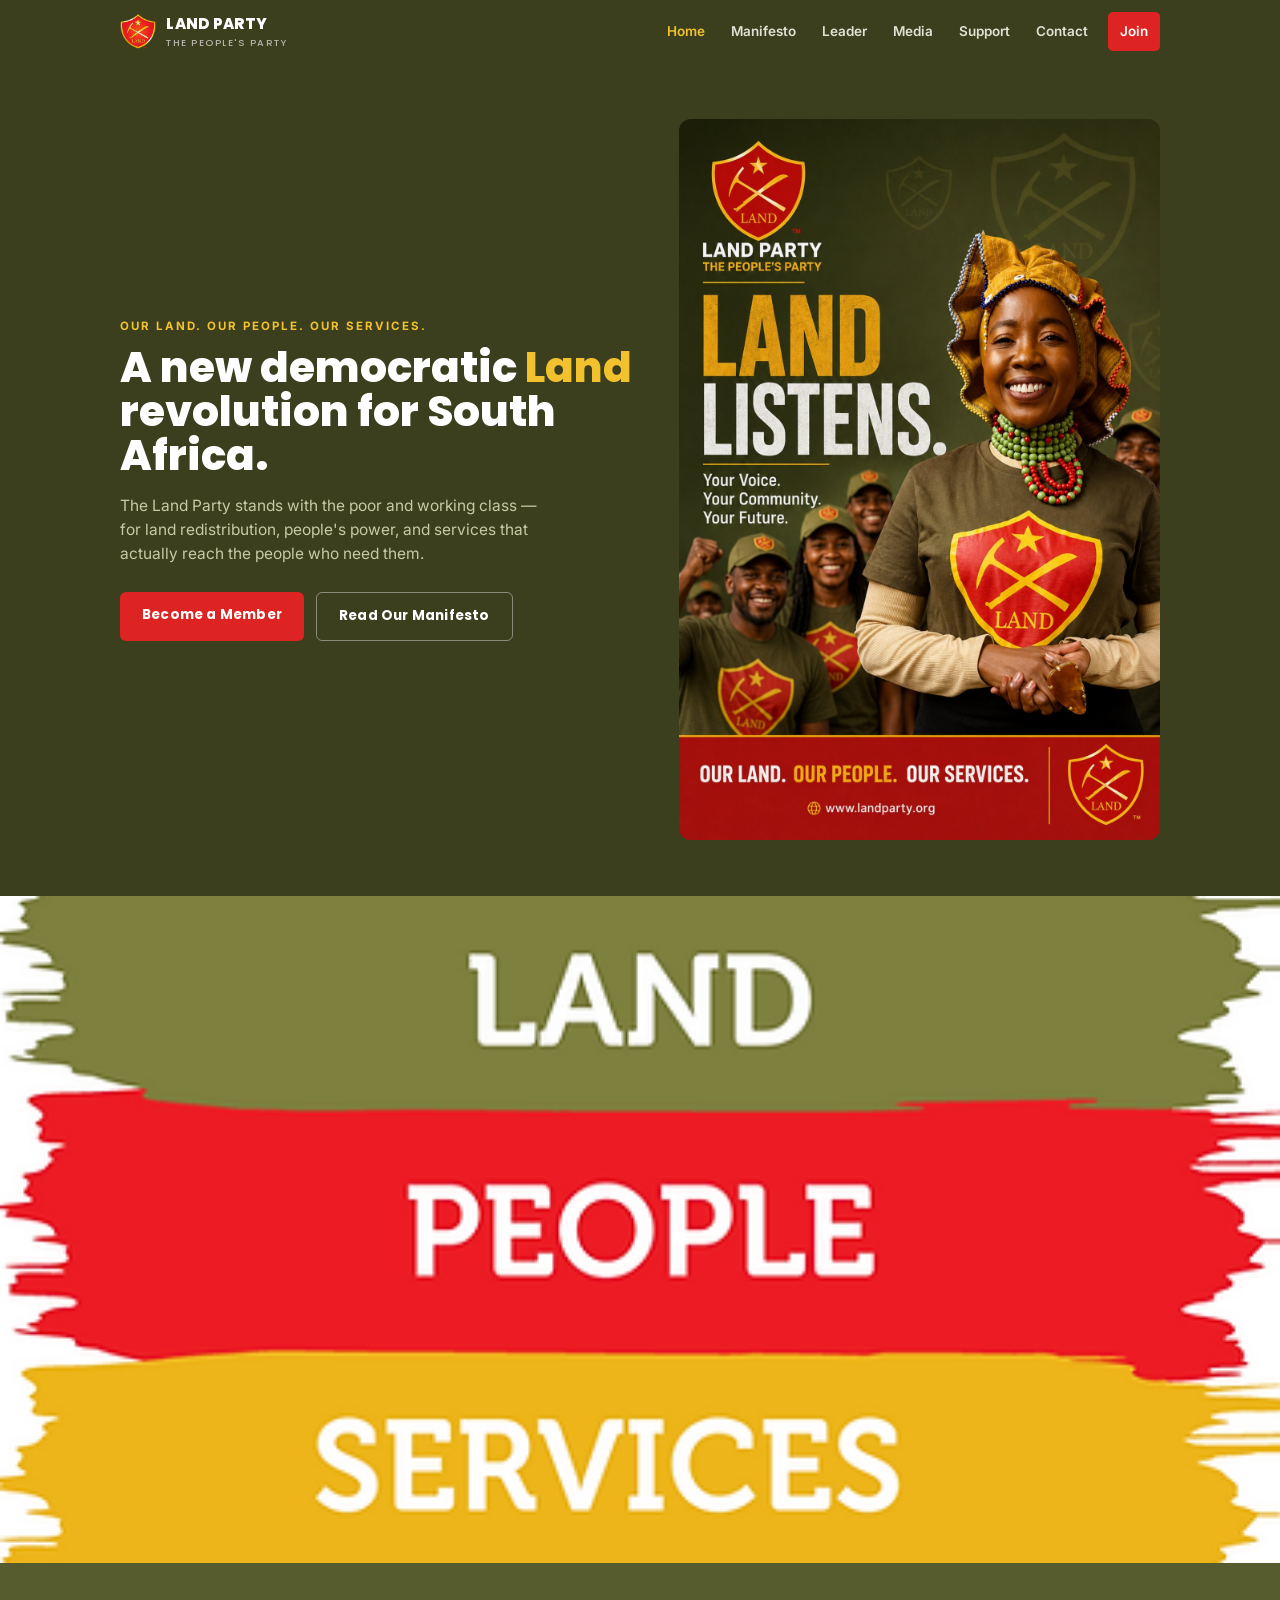
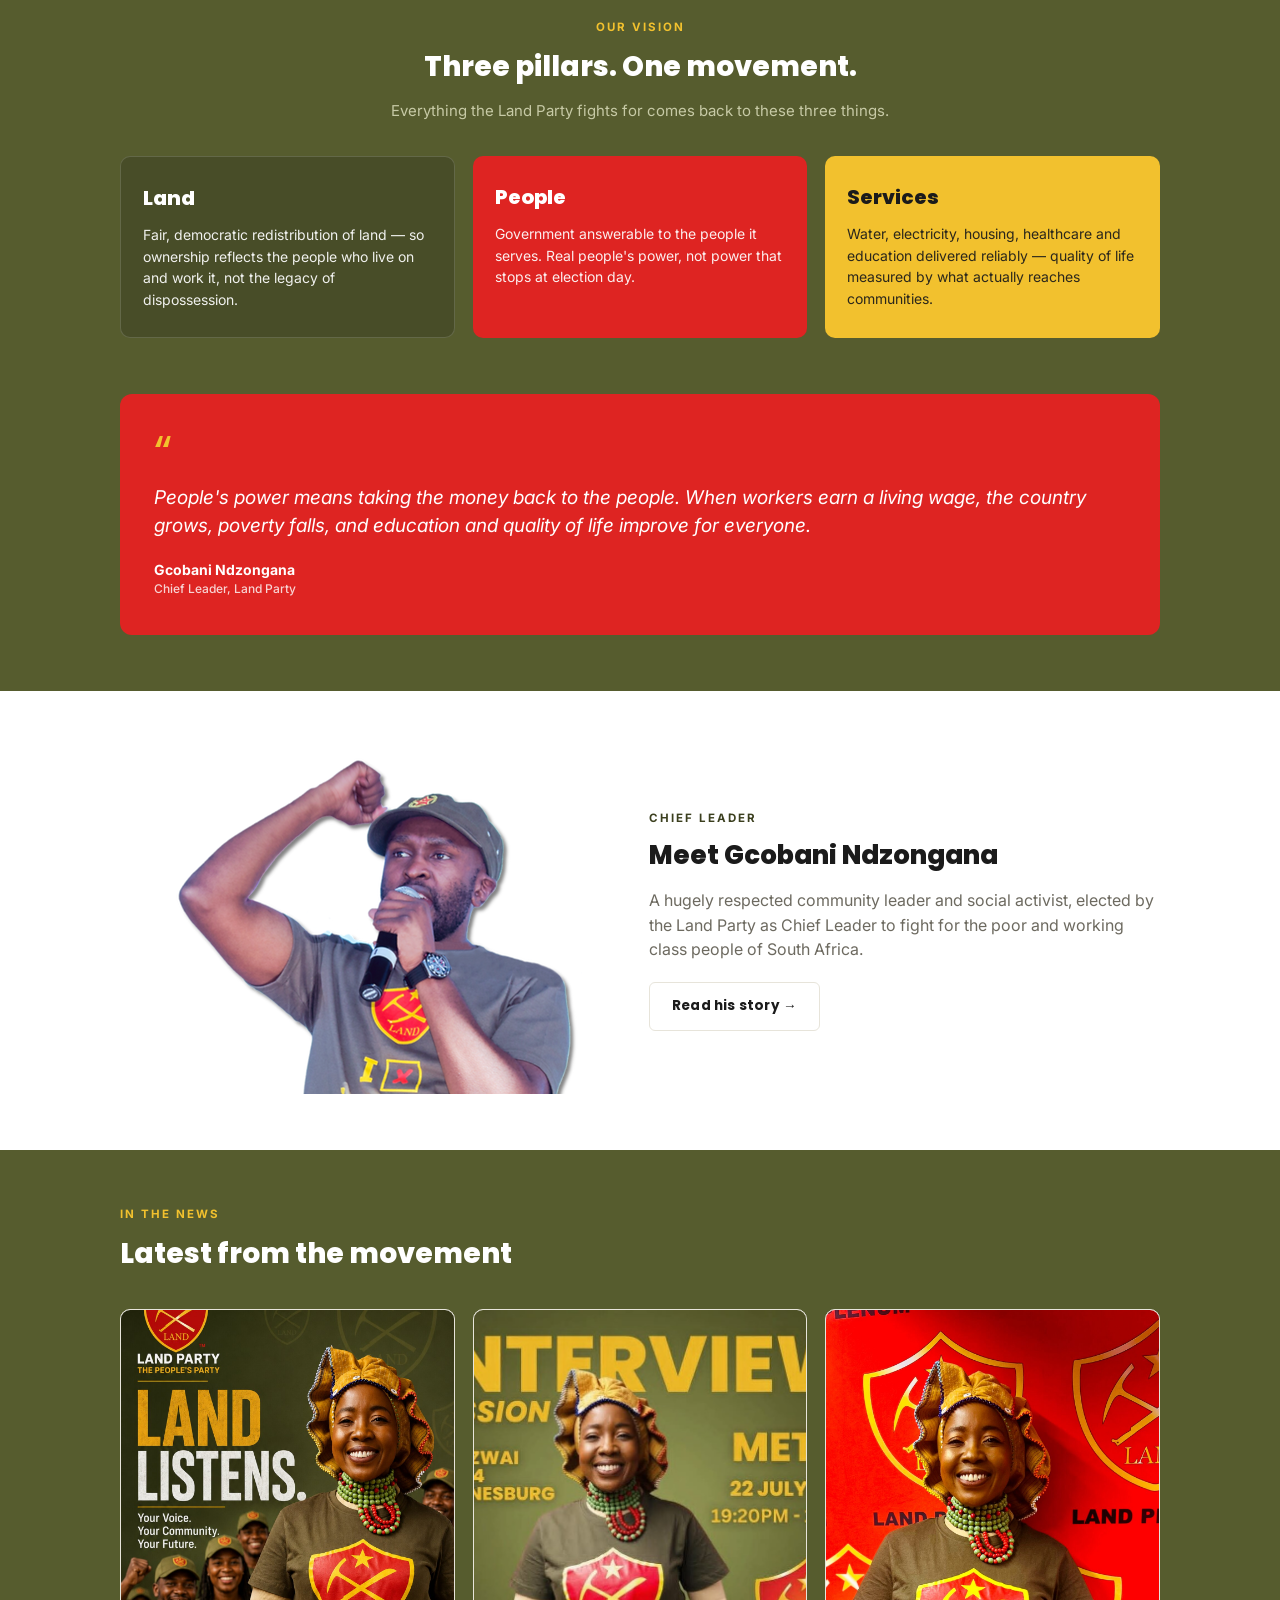
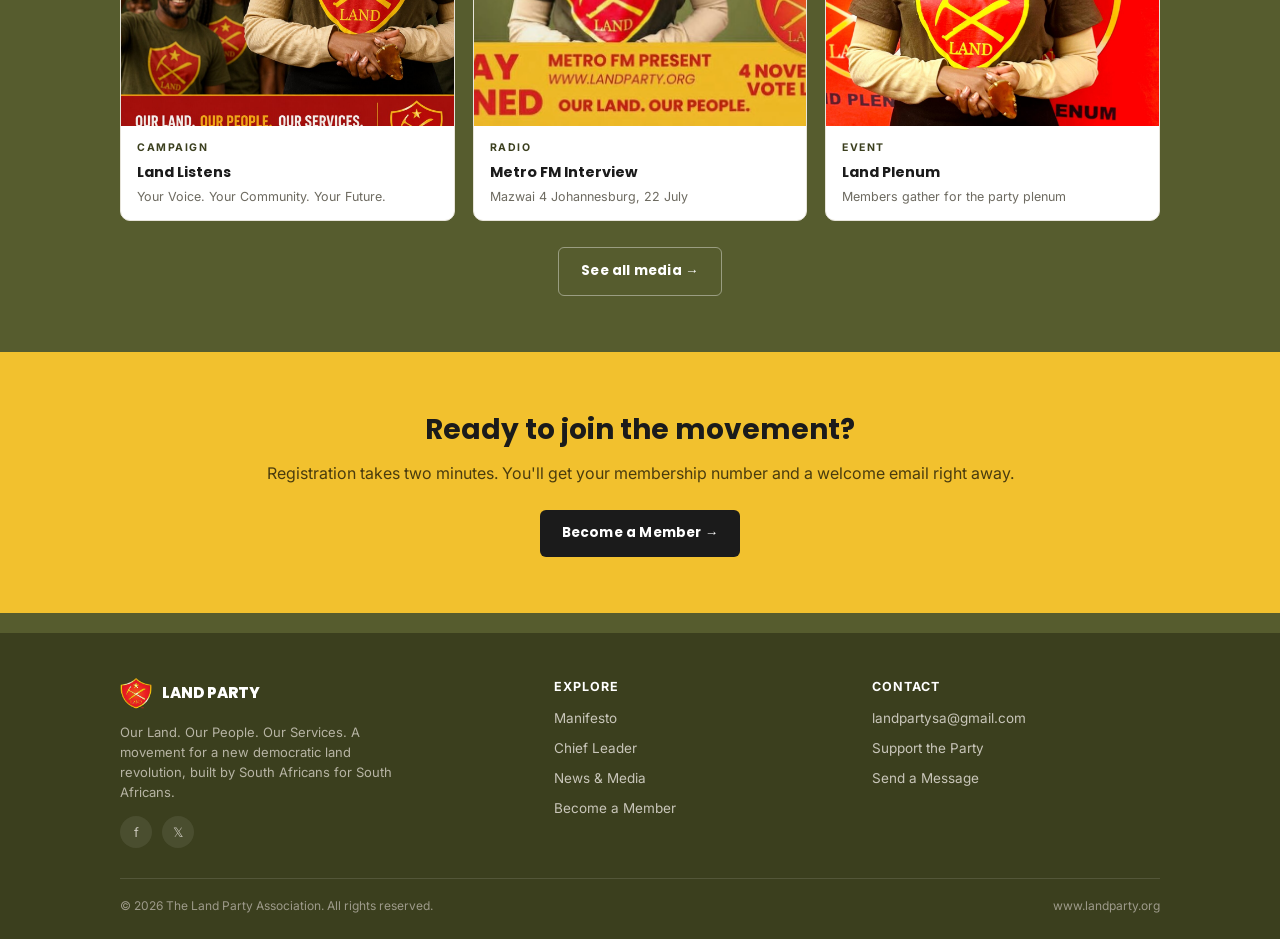
<file: index.html>
<!DOCTYPE html>
<html lang="en">
<head>
<meta charset="UTF-8">
<meta name="viewport" content="width=device-width, initial-scale=1.0">
<title>Land Party — Our Land. Our People. Our Services.</title>
<meta name="description" content="The Land Party stands with the poor and working class for land redistribution, people's power, and reliable services. Join the movement today.">
<meta property="og:type" content="website">
<meta property="og:site_name" content="Land Party">
<meta property="og:title" content="Land Party — Our Land. Our People. Our Services.">
<meta property="og:description" content="The Land Party stands with the poor and working class for land redistribution, people's power, and reliable services. Join the movement today.">
<meta property="og:image" content="https://www.landparty.org/og-image.jpg">
<meta property="og:url" content="https://www.landparty.org/index.html">
<meta name="twitter:card" content="summary_large_image">
<meta name="twitter:title" content="Land Party — Our Land. Our People. Our Services.">
<meta name="twitter:description" content="The Land Party stands with the poor and working class for land redistribution, people's power, and reliable services.">
<meta name="twitter:image" content="https://www.landparty.org/og-image.jpg">
<link rel="preconnect" href="https://fonts.googleapis.com">
<link href="https://fonts.googleapis.com/css2?family=Poppins:wght@600;700;800&family=Inter:wght@400;500;600;700&family=JetBrains+Mono:wght@500;600&display=swap" rel="stylesheet">
<link rel="stylesheet" href="style.css">
</head>
<body>

<div class="site-nav">
  <div class="bar">
    <div class="brand-group">
      <img class="logo" src="logo.png" alt="Land Party">
      <div class="brand">LAND PARTY<small>THE PEOPLE'S PARTY</small></div>
    </div>
    <button class="nav-toggle" onclick="document.querySelector('.site-nav nav').classList.toggle('open')">☰</button>
    <nav>
      <a href="index.html" class="current">Home</a>
      <a href="manifesto.html">Manifesto</a>
      <a href="leader.html">Leader</a>
      <a href="media.html">Media</a>
      <a href="support.html">Support</a>
      <a href="contact.html">Contact</a>
      <a href="register.html" class="cta">Join</a>
    </nav>
  </div>
</div>

<div class="hero">
  <div class="hero-grid">
    <div>
      <div class="eyebrow" style="color:var(--gold)">Our Land. Our People. Our Services.</div>
      <h1>A new democratic <span class="accent">Land</span> revolution for South Africa.</h1>
      <p>The Land Party stands with the poor and working class — for land redistribution, people's power, and services that actually reach the people who need them.</p>
      <div class="hero-actions">
        <a href="register.html" class="btn btn-primary">Become a Member</a>
        <a href="manifesto.html" class="btn btn-outline">Read Our Manifesto</a>
      </div>
    </div>
    <img class="hero-photo" src="land-listens-poster.jpg" alt="Land Listens — Your Voice. Your Community. Your Future.">
  </div>
</div>

<div class="strip-banner">
  <img src="banner.png" alt="Land. People. Services.">
</div>

<section>
  <div class="container">
    <div class="section-head center">
      <div class="eyebrow">Our vision</div>
      <h2>Three pillars. One movement.</h2>
      <p>Everything the Land Party fights for comes back to these three things.</p>
    </div>
    <div class="pillars">
      <div class="pillar land">
        <h3>Land</h3>
        <p>Fair, democratic redistribution of land — so ownership reflects the people who live on and work it, not the legacy of dispossession.</p>
      </div>
      <div class="pillar people">
        <h3>People</h3>
        <p>Government answerable to the people it serves. Real people's power, not power that stops at election day.</p>
      </div>
      <div class="pillar services">
        <h3>Services</h3>
        <p>Water, electricity, housing, healthcare and education delivered reliably — quality of life measured by what actually reaches communities.</p>
      </div>
    </div>
  </div>
</section>

<section style="padding-top:0;">
  <div class="container">
    <div class="quote-block">
      <div class="mark">&ldquo;</div>
      <p class="quote-text">People's power means taking the money back to the people. When workers earn a living wage, the country grows, poverty falls, and education and quality of life improve for everyone.</p>
      <div class="who">Gcobani Ndzongana <span>Chief Leader, Land Party</span></div>
    </div>
  </div>
</section>

<section style="background:#fff;color:var(--ink);">
  <div class="container">
    <div class="grid-2" style="align-items:center;">
      <img src="leader-cutout.png" alt="Gcobani Ndzongana, Chief Leader" style="max-height:380px;object-fit:contain;justify-self:center;">
      <div>
        <div class="eyebrow" style="color:var(--olive-deep);">Chief Leader</div>
        <h2 style="font-size:26px;font-weight:800;margin:8px 0 12px;color:var(--ink);">Meet Gcobani Ndzongana</h2>
        <p style="color:var(--muted);margin:0 0 20px;">A hugely respected community leader and social activist, elected by the Land Party as Chief Leader to fight for the poor and working class people of South Africa.</p>
        <a href="leader.html" class="btn btn-outline-dark">Read his story →</a>
      </div>
    </div>
  </div>
</section>

<section>
  <div class="container">
    <div class="section-head">
      <div class="eyebrow">In the news</div>
      <h2>Latest from the movement</h2>
    </div>
    <div class="grid-3">
      <div class="card media-card">
        <img src="land-listens-poster.jpg" alt="Land Listens campaign poster">
        <div class="cap"><div class="tag">Campaign</div><h4>Land Listens</h4><p>Your Voice. Your Community. Your Future.</p></div>
      </div>
      <div class="card media-card">
        <img src="interview-flyer.jpg" alt="Metro FM interview session">
        <div class="cap"><div class="tag">Radio</div><h4>Metro FM Interview</h4><p>Mazwai 4 Johannesburg, 22 July</p></div>
      </div>
      <div class="card media-card">
        <img src="plenum-backdrop.jpg" alt="Land Plenum event">
        <div class="cap"><div class="tag">Event</div><h4>Land Plenum</h4><p>Members gather for the party plenum</p></div>
      </div>
    </div>
    <div style="text-align:center;margin-top:26px;">
      <a href="media.html" class="btn btn-outline">See all media →</a>
    </div>
  </div>
</section>

<section style="background:var(--gold);color:var(--ink);">
  <div class="container" style="text-align:center;">
    <h2 style="font-size:28px;margin:0 0 10px;color:var(--ink);">Ready to join the movement?</h2>
    <p style="color:#4a3c0e;margin:0 0 24px;">Registration takes two minutes. You'll get your membership number and a welcome email right away.</p>
    <a href="register.html" class="btn" style="background:var(--ink);color:#fff;">Become a Member →</a>
  </div>
</section>

<footer>
  <div class="container">
    <div class="foot-grid">
      <div>
        <div class="brand-group"><img class="logo" src="logo.png" alt=""><div class="brand">LAND PARTY</div></div>
        <p>Our Land. Our People. Our Services. A movement for a new democratic land revolution, built by South Africans for South Africans.</p>
        <div class="social">
          <a href="#" aria-label="Facebook">f</a>
          <a href="#" aria-label="Twitter">𝕏</a>
        </div>
      </div>
      <div>
        <h5>Explore</h5>
        <ul>
          <li><a href="manifesto.html">Manifesto</a></li>
          <li><a href="leader.html">Chief Leader</a></li>
          <li><a href="media.html">News &amp; Media</a></li>
          <li><a href="register.html">Become a Member</a></li>
        </ul>
      </div>
      <div>
        <h5>Contact</h5>
        <ul>
          <li>landpartysa@gmail.com</li>
          <li><a href="support.html">Support the Party</a></li>
          <li><a href="contact.html">Send a Message</a></li>
        </ul>
      </div>
    </div>
    <div class="bottom">
      <span>© 2026 The Land Party Association. All rights reserved.</span>
      <span>www.landparty.org</span>
    </div>
  </div>
</footer>

</body>
</html>
</file>
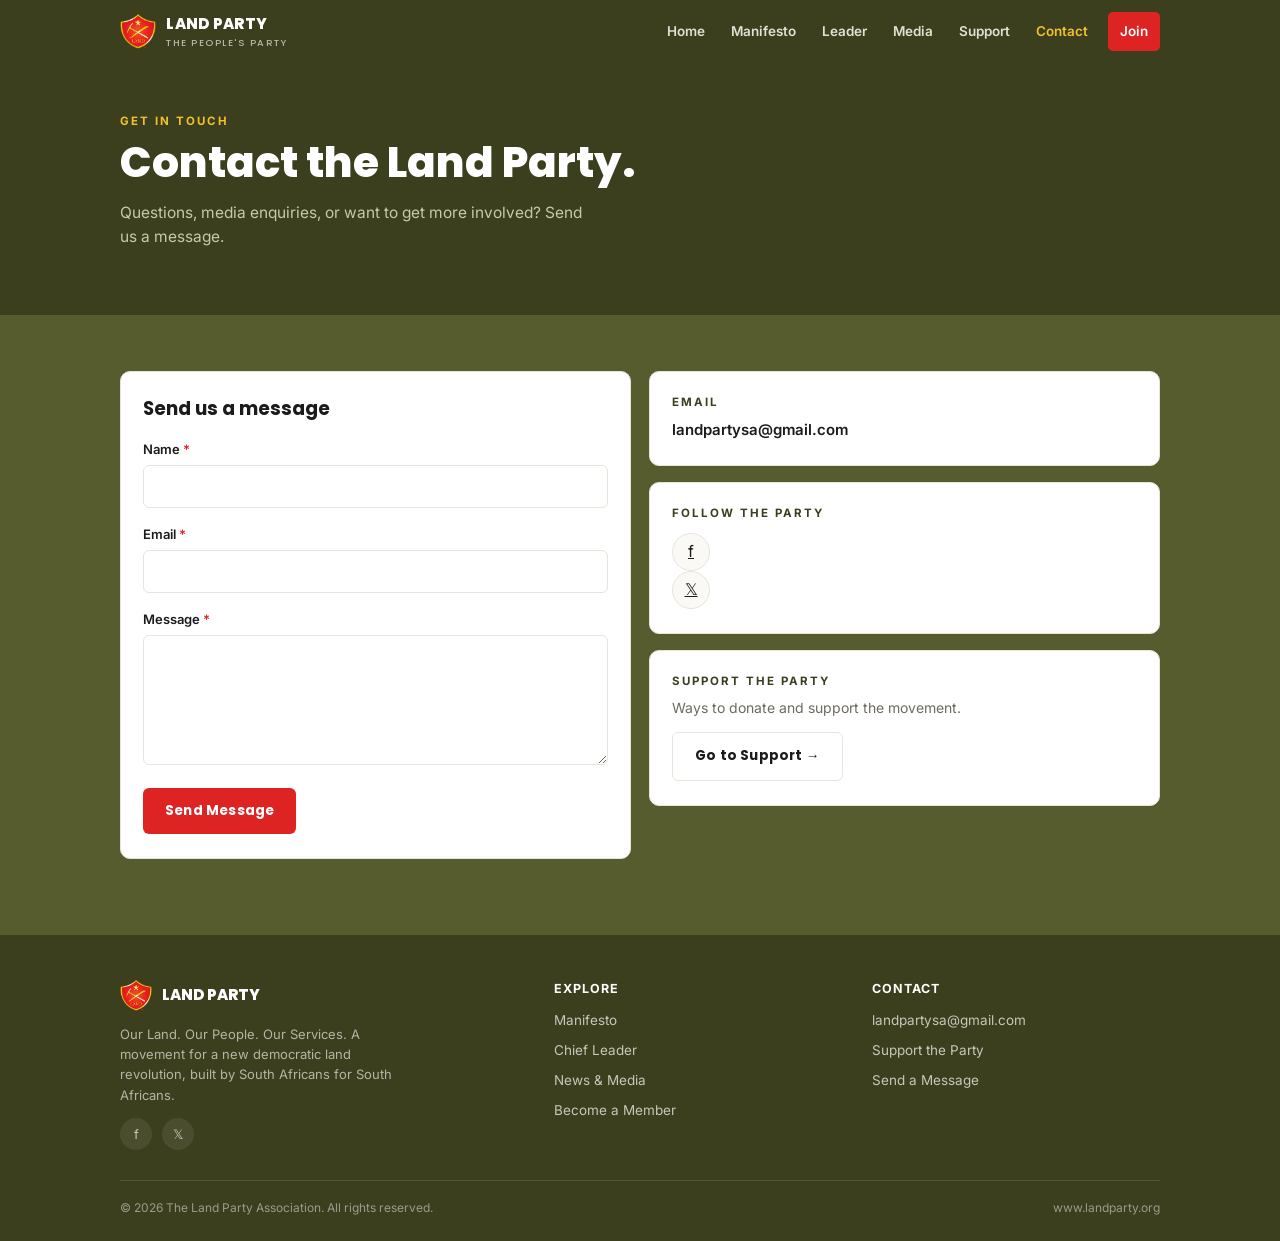
<file: contact.html>
<!DOCTYPE html>
<html lang="en">
<head>
<meta charset="UTF-8">
<meta name="viewport" content="width=device-width, initial-scale=1.0">
<title>Contact — Land Party</title>
<meta name="description" content="Get in touch with the Land Party — questions, media enquiries, or ways to get involved.">
<meta property="og:type" content="website">
<meta property="og:site_name" content="Land Party">
<meta property="og:title" content="Contact — Land Party">
<meta property="og:description" content="Get in touch with the Land Party — questions, media enquiries, or ways to get involved.">
<meta property="og:image" content="https://www.landparty.org/og-image.jpg">
<meta property="og:url" content="https://www.landparty.org/contact.html">
<meta name="twitter:card" content="summary_large_image">
<meta name="twitter:title" content="Contact — Land Party">
<meta name="twitter:description" content="Get in touch with the Land Party.">
<meta name="twitter:image" content="https://www.landparty.org/og-image.jpg">
<link rel="preconnect" href="https://fonts.googleapis.com">
<link href="https://fonts.googleapis.com/css2?family=Poppins:wght@600;700;800&family=Inter:wght@400;500;600;700&display=swap" rel="stylesheet">
<link rel="stylesheet" href="style.css">
<style>
  .field{margin-bottom:16px;}
  .field label{display:block;font-size:13px;font-weight:600;margin-bottom:6px;}
  .field input,.field textarea{width:100%;padding:11px 12px;border:1.5px solid var(--line);border-radius:6px;font-size:15px;font-family:inherit;}
  .field textarea{min-height:130px;resize:vertical;}
  .field input:focus,.field textarea:focus{outline:none;border-color:var(--olive);}
  .msg{padding:11px 14px;border-radius:6px;font-size:13.5px;margin-top:14px;display:none;}
  .msg.ok{background:#EAF4E5;color:#2E5C1E;border:1px solid #C3E0B4;}
  .msg.err{background:#FBEAEA;color:#8A1F1D;border:1px solid #E8B4B3;}
</style>
</head>
<body>

<div class="site-nav">
  <div class="bar">
    <div class="brand-group">
      <img class="logo" src="logo.png" alt="Land Party">
      <div class="brand">LAND PARTY<small>THE PEOPLE'S PARTY</small></div>
    </div>
    <button class="nav-toggle" onclick="document.querySelector('.site-nav nav').classList.toggle('open')">☰</button>
    <nav>
      <a href="index.html">Home</a>
      <a href="manifesto.html">Manifesto</a>
      <a href="leader.html">Leader</a>
      <a href="media.html">Media</a>
      <a href="support.html">Support</a>
      <a href="contact.html" class="current">Contact</a>
      <a href="register.html" class="cta">Join</a>
    </nav>
  </div>
</div>

<div class="hero" style="padding-bottom:0;">
  <div class="container" style="padding:50px 20px 40px;">
    <div class="eyebrow" style="color:var(--gold)">Get in touch</div>
    <h1 style="max-width:560px;">Contact the Land Party.</h1>
    <p style="max-width:480px;">Questions, media enquiries, or want to get more involved? Send us a message.</p>
  </div>
</div>

<section>
  <div class="container">
    <div class="grid-2">

      <div class="card card-pad">
        <h3 style="margin:0 0 16px;">Send us a message</h3>
        <div id="errorBox" class="msg err"></div>
        <form id="contactForm">
          <div class="field"><label>Name <span style="color:var(--red)">*</span></label><input type="text" id="cName" required></div>
          <div class="field"><label>Email <span style="color:var(--red)">*</span></label><input type="email" id="cEmail" required></div>
          <div class="field"><label>Message <span style="color:var(--red)">*</span></label><textarea id="cMessage" required></textarea></div>
          <button type="submit" class="btn btn-primary" id="sendBtn">Send Message</button>
          <div id="successMsg" class="msg ok">Thanks — your message has been sent. We'll get back to you soon.</div>
        </form>
      </div>

      <div>
        <div class="card card-pad" style="margin-bottom:16px;">
          <div class="eyebrow">Email</div>
          <p style="margin:6px 0 0;font-size:15px;font-weight:600;">landpartysa@gmail.com</p>
        </div>
        <div class="card card-pad" style="margin-bottom:16px;">
          <div class="eyebrow">Follow the party</div>
          <div class="social" style="margin-top:10px;">
            <a href="#" style="width:38px;height:38px;border-radius:50%;background:var(--cream);border:1px solid var(--line);display:flex;align-items:center;justify-content:center;">f</a>
            <a href="#" style="width:38px;height:38px;border-radius:50%;background:var(--cream);border:1px solid var(--line);display:flex;align-items:center;justify-content:center;">𝕏</a>
          </div>
        </div>
        <div class="card card-pad">
          <div class="eyebrow">Support the party</div>
          <p style="color:var(--muted);font-size:14px;margin:6px 0 14px;">Ways to donate and support the movement.</p>
          <a href="support.html" class="btn btn-outline-dark">Go to Support →</a>
        </div>
      </div>

    </div>
  </div>
</section>

<footer>
  <div class="container">
    <div class="foot-grid">
      <div>
        <div class="brand-group"><img class="logo" src="logo.png" alt=""><div class="brand">LAND PARTY</div></div>
        <p>Our Land. Our People. Our Services. A movement for a new democratic land revolution, built by South Africans for South Africans.</p>
        <div class="social"><a href="#">f</a><a href="#">𝕏</a></div>
      </div>
      <div>
        <h5>Explore</h5>
        <ul><li><a href="manifesto.html">Manifesto</a></li><li><a href="leader.html">Chief Leader</a></li><li><a href="media.html">News &amp; Media</a></li><li><a href="register.html">Become a Member</a></li></ul>
      </div>
      <div>
        <h5>Contact</h5>
        <ul><li>landpartysa@gmail.com</li><li><a href="support.html">Support the Party</a></li><li><a href="contact.html">Send a Message</a></li></ul>
      </div>
    </div>
    <div class="bottom"><span>© 2026 The Land Party Association. All rights reserved.</span><span>www.landparty.org</span></div>
  </div>
</footer>

<script>
  // TODO: replace with your deployed Apps Script Web App URL (ends in /exec) — same one used in register.html
  const API_URL = "https://script.google.com/macros/s/AKfycbwqzC_meWgYAxicX7EYm56nZQNyPrTfLkgHGCho7eNFQ_MG0y7K6MJOcjfr0WEt5MBfCg/exec";

  const form = document.getElementById('contactForm');
  const errorBox = document.getElementById('errorBox');
  const successMsg = document.getElementById('successMsg');
  const sendBtn = document.getElementById('sendBtn');

  form.addEventListener('submit', async function(e){
    e.preventDefault();
    errorBox.style.display = 'none';
    successMsg.style.display = 'none';

    const payload = {
      action: 'contactMessage',
      name: document.getElementById('cName').value.trim(),
      email: document.getElementById('cEmail').value.trim(),
      message: document.getElementById('cMessage').value.trim()
    };
    if (!payload.name || !payload.email || !payload.message) {
      errorBox.textContent = 'Please fill in all fields.';
      errorBox.style.display = 'block';
      return;
    }

    sendBtn.disabled = true; sendBtn.textContent = 'Sending...';
    try {
      const res = await fetch(API_URL, {
        method: 'POST',
        headers: { 'Content-Type': 'text/plain;charset=utf-8' },
        body: JSON.stringify(payload)
      });
      const data = await res.json();
      sendBtn.disabled = false; sendBtn.textContent = 'Send Message';
      if (data.ok) {
        form.reset();
        successMsg.style.display = 'block';
      } else {
        errorBox.textContent = data.error || 'Something went wrong. Please try again.';
        errorBox.style.display = 'block';
      }
    } catch (err) {
      sendBtn.disabled = false; sendBtn.textContent = 'Send Message';
      errorBox.textContent = 'Could not reach the server. Please try again.';
      errorBox.style.display = 'block';
    }
  });
</script>

</body>
</html>
</file>
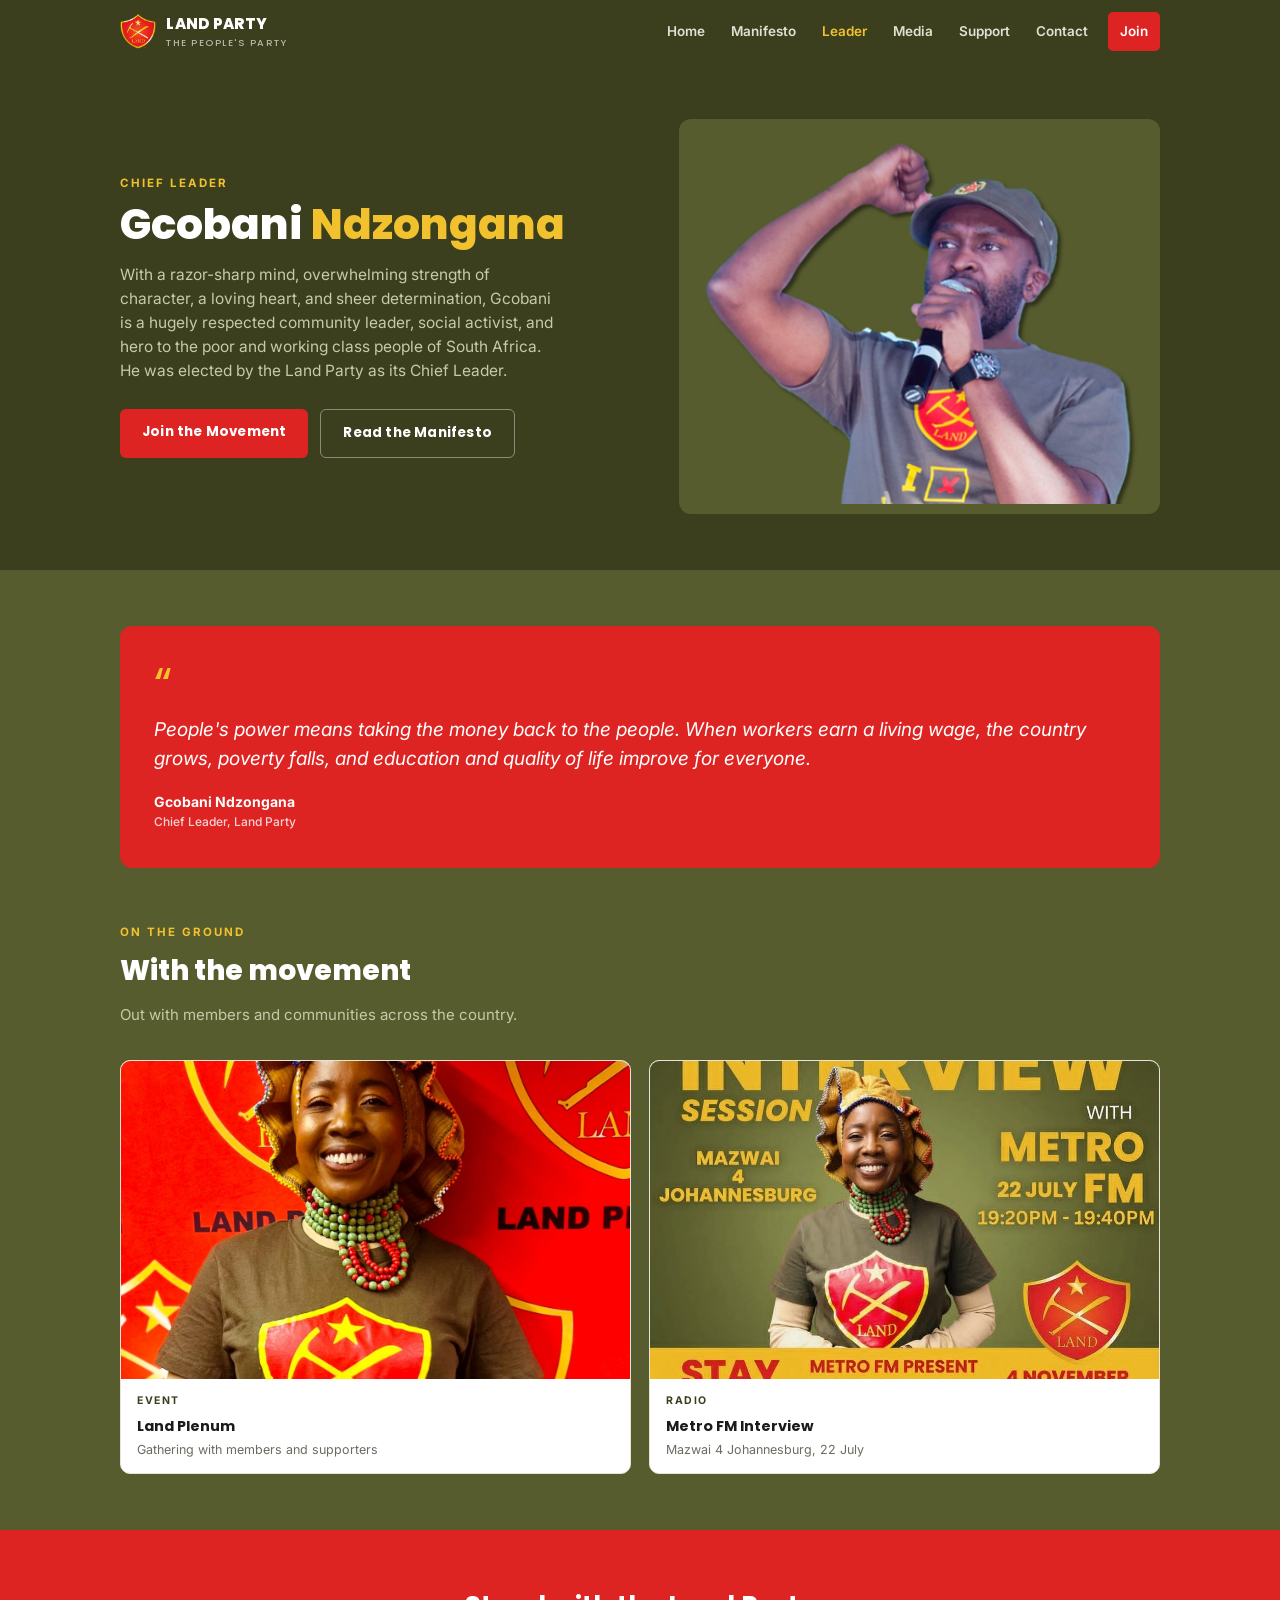
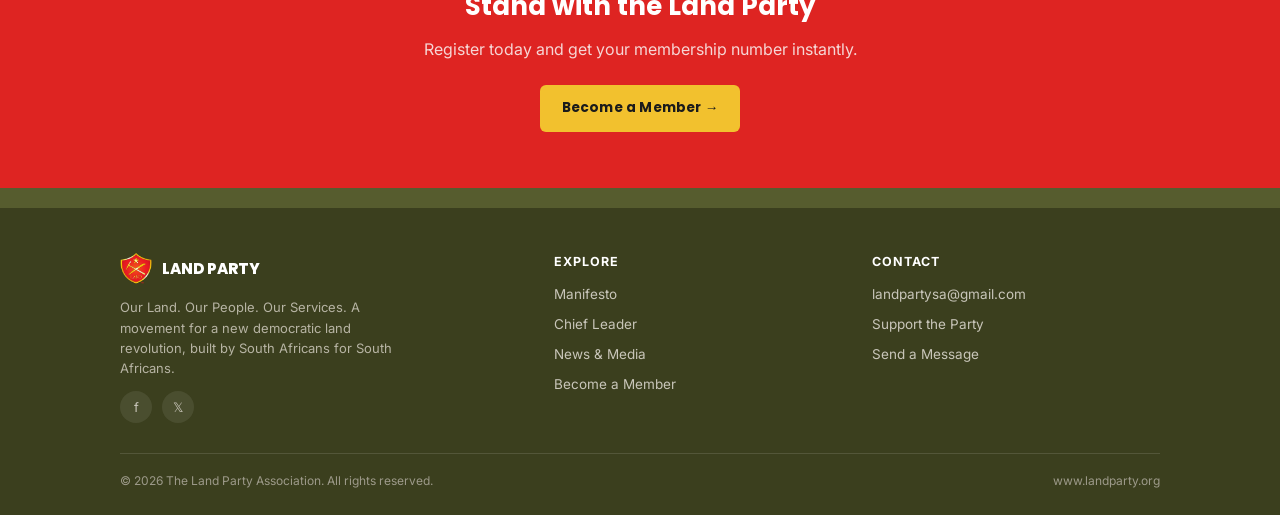
<file: leader.html>
<!DOCTYPE html>
<html lang="en">
<head>
<meta charset="UTF-8">
<meta name="viewport" content="width=device-width, initial-scale=1.0">
<title>Chief Leader — Land Party</title>
<meta name="description" content="Meet Gcobani Ndzongana, Chief Leader of the Land Party — community leader, social activist, and voice for South Africa's poor and working class.">
<meta property="og:type" content="profile">
<meta property="og:site_name" content="Land Party">
<meta property="og:title" content="Chief Leader — Land Party">
<meta property="og:description" content="Meet Gcobani Ndzongana, Chief Leader of the Land Party — community leader, social activist, and voice for South Africa's poor and working class.">
<meta property="og:image" content="https://www.landparty.org/og-image.jpg">
<meta property="og:url" content="https://www.landparty.org/leader.html">
<meta name="twitter:card" content="summary_large_image">
<meta name="twitter:title" content="Chief Leader — Land Party">
<meta name="twitter:description" content="Meet Gcobani Ndzongana, Chief Leader of the Land Party.">
<meta name="twitter:image" content="https://www.landparty.org/og-image.jpg">
<link rel="preconnect" href="https://fonts.googleapis.com">
<link href="https://fonts.googleapis.com/css2?family=Poppins:wght@600;700;800&family=Inter:wght@400;500;600;700&display=swap" rel="stylesheet">
<link rel="stylesheet" href="style.css">
</head>
<body>

<div class="site-nav">
  <div class="bar">
    <div class="brand-group">
      <img class="logo" src="logo.png" alt="Land Party">
      <div class="brand">LAND PARTY<small>THE PEOPLE'S PARTY</small></div>
    </div>
    <button class="nav-toggle" onclick="document.querySelector('.site-nav nav').classList.toggle('open')">☰</button>
    <nav>
      <a href="index.html">Home</a>
      <a href="manifesto.html">Manifesto</a>
      <a href="leader.html" class="current">Leader</a>
      <a href="media.html">Media</a>
      <a href="support.html">Support</a>
      <a href="contact.html">Contact</a>
      <a href="register.html" class="cta">Join</a>
    </nav>
  </div>
</div>

<div class="hero">
  <div class="hero-grid">
    <div>
      <div class="eyebrow" style="color:var(--gold)">Chief Leader</div>
      <h1>Gcobani <span class="accent">Ndzongana</span></h1>
      <p>With a razor-sharp mind, overwhelming strength of character, a loving heart, and sheer determination, Gcobani is a hugely respected community leader, social activist, and hero to the poor and working class people of South Africa. He was elected by the Land Party as its Chief Leader.</p>
      <div class="hero-actions">
        <a href="register.html" class="btn btn-primary">Join the Movement</a>
        <a href="manifesto.html" class="btn btn-outline">Read the Manifesto</a>
      </div>
    </div>
    <img class="hero-photo" src="leader-cutout.png" alt="Gcobani Ndzongana" style="background:var(--olive);padding:10px;">
  </div>
</div>

<section>
  <div class="container">
    <div class="quote-block">
      <div class="mark">&ldquo;</div>
      <p class="quote-text">People's power means taking the money back to the people. When workers earn a living wage, the country grows, poverty falls, and education and quality of life improve for everyone.</p>
      <div class="who">Gcobani Ndzongana <span>Chief Leader, Land Party</span></div>
    </div>
  </div>
</section>

<section style="padding-top:0;">
  <div class="container">
    <div class="section-head">
      <div class="eyebrow">On the ground</div>
      <h2>With the movement</h2>
      <p>Out with members and communities across the country.</p>
    </div>
    <div class="grid-2">
      <div class="card media-card">
        <img src="plenum-backdrop.jpg" alt="Land Plenum event" style="aspect-ratio:16/10;">
        <div class="cap"><div class="tag">Event</div><h4>Land Plenum</h4><p>Gathering with members and supporters</p></div>
      </div>
      <div class="card media-card">
        <img src="interview-flyer.jpg" alt="Metro FM interview session" style="aspect-ratio:16/10;">
        <div class="cap"><div class="tag">Radio</div><h4>Metro FM Interview</h4><p>Mazwai 4 Johannesburg, 22 July</p></div>
      </div>
    </div>
  </div>
</section>

<section style="background:var(--red);color:#fff;">
  <div class="container" style="text-align:center;">
    <h2 style="font-size:26px;margin:0 0 10px;">Stand with the Land Party</h2>
    <p style="color:#f6d6d5;margin:0 0 24px;">Register today and get your membership number instantly.</p>
    <a href="register.html" class="btn btn-gold">Become a Member →</a>
  </div>
</section>

<footer>
  <div class="container">
    <div class="foot-grid">
      <div>
        <div class="brand-group"><img class="logo" src="logo.png" alt=""><div class="brand">LAND PARTY</div></div>
        <p>Our Land. Our People. Our Services. A movement for a new democratic land revolution, built by South Africans for South Africans.</p>
        <div class="social"><a href="#">f</a><a href="#">𝕏</a></div>
      </div>
      <div>
        <h5>Explore</h5>
        <ul><li><a href="manifesto.html">Manifesto</a></li><li><a href="leader.html">Chief Leader</a></li><li><a href="media.html">News &amp; Media</a></li><li><a href="register.html">Become a Member</a></li></ul>
      </div>
      <div>
        <h5>Contact</h5>
        <ul><li>landpartysa@gmail.com</li><li><a href="support.html">Support the Party</a></li><li><a href="contact.html">Send a Message</a></li></ul>
      </div>
    </div>
    <div class="bottom"><span>© 2026 The Land Party Association. All rights reserved.</span><span>www.landparty.org</span></div>
  </div>
</footer>

</body>
</html>
</file>
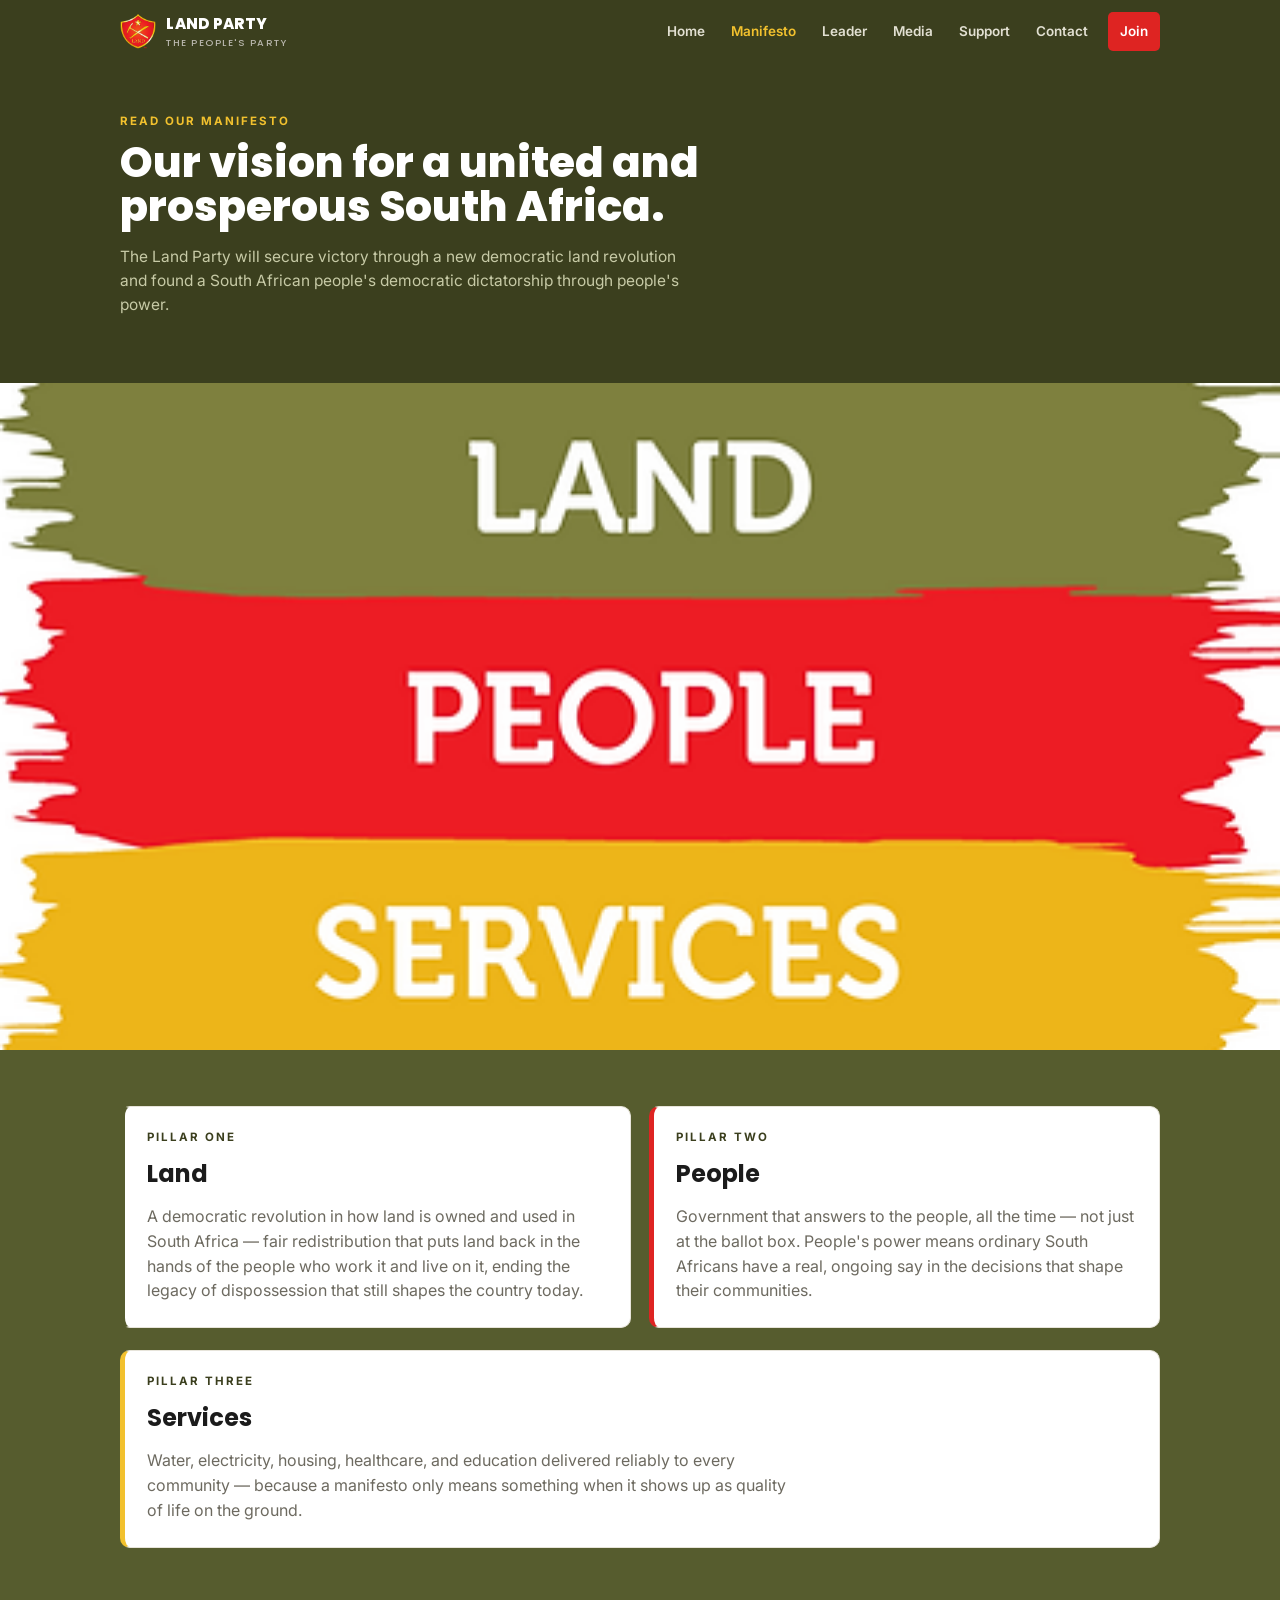
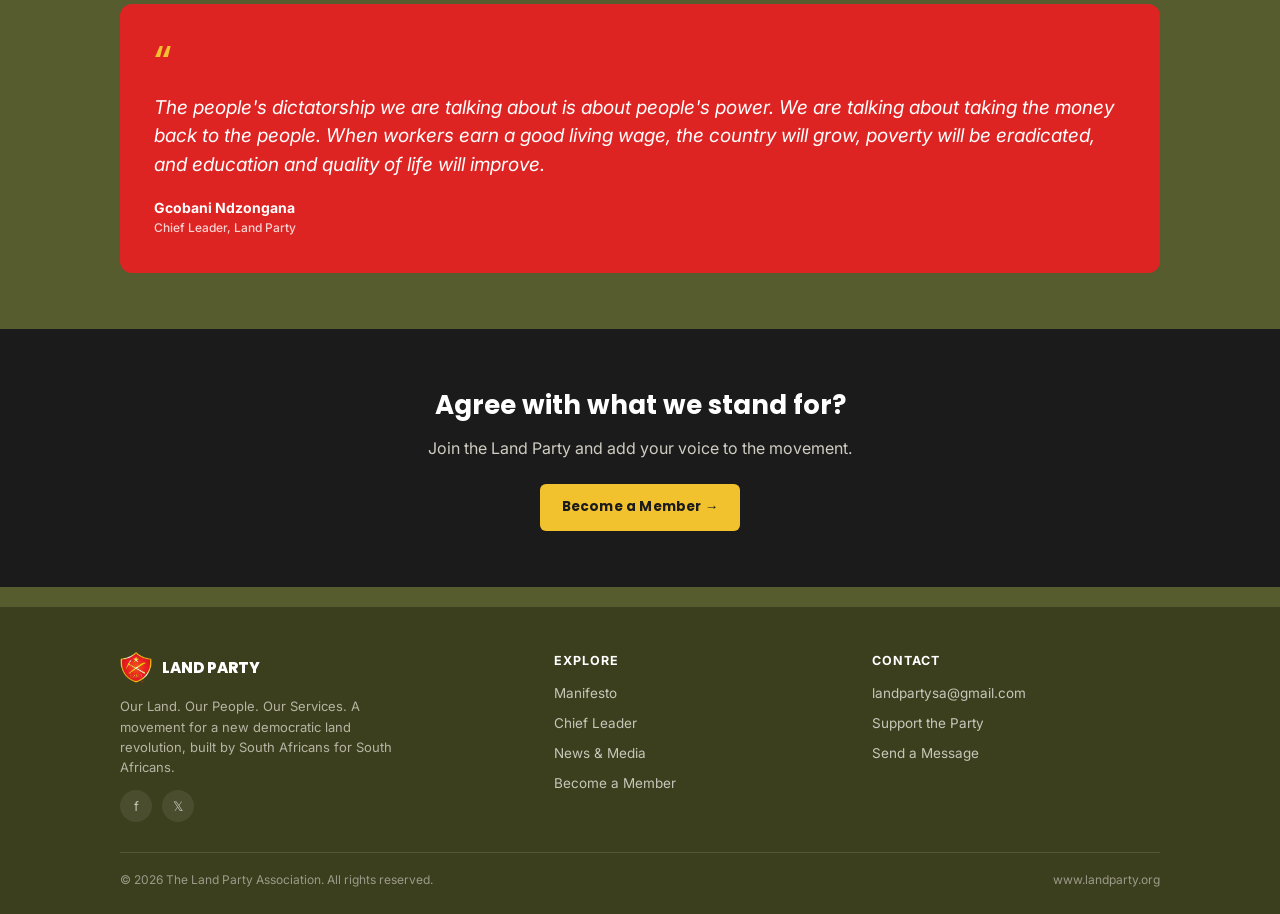
<file: manifesto.html>
<!DOCTYPE html>
<html lang="en">
<head>
<meta charset="UTF-8">
<meta name="viewport" content="width=device-width, initial-scale=1.0">
<title>Manifesto — Land Party</title>
<meta name="description" content="Read the Land Party's manifesto — a new democratic land revolution built on three pillars: Land, People, and Services.">
<meta property="og:type" content="website">
<meta property="og:site_name" content="Land Party">
<meta property="og:title" content="Manifesto — Land Party">
<meta property="og:description" content="Read the Land Party's manifesto — a new democratic land revolution built on three pillars: Land, People, and Services.">
<meta property="og:image" content="https://www.landparty.org/og-image.jpg">
<meta property="og:url" content="https://www.landparty.org/manifesto.html">
<meta name="twitter:card" content="summary_large_image">
<meta name="twitter:title" content="Manifesto — Land Party">
<meta name="twitter:description" content="A new democratic land revolution built on three pillars: Land, People, and Services.">
<meta name="twitter:image" content="https://www.landparty.org/og-image.jpg">
<link rel="preconnect" href="https://fonts.googleapis.com">
<link href="https://fonts.googleapis.com/css2?family=Poppins:wght@600;700;800&family=Inter:wght@400;500;600;700&display=swap" rel="stylesheet">
<link rel="stylesheet" href="style.css">
</head>
<body>

<div class="site-nav">
  <div class="bar">
    <div class="brand-group">
      <img class="logo" src="logo.png" alt="Land Party">
      <div class="brand">LAND PARTY<small>THE PEOPLE'S PARTY</small></div>
    </div>
    <button class="nav-toggle" onclick="document.querySelector('.site-nav nav').classList.toggle('open')">☰</button>
    <nav>
      <a href="index.html">Home</a>
      <a href="manifesto.html" class="current">Manifesto</a>
      <a href="leader.html">Leader</a>
      <a href="media.html">Media</a>
      <a href="support.html">Support</a>
      <a href="contact.html">Contact</a>
      <a href="register.html" class="cta">Join</a>
    </nav>
  </div>
</div>

<div class="hero" style="padding-bottom:0;">
  <div class="container" style="padding:50px 20px 40px;">
    <div class="eyebrow" style="color:var(--gold)">Read our manifesto</div>
    <h1 style="max-width:640px;">Our vision for a united and prosperous South Africa.</h1>
    <p style="max-width:560px;">The Land Party will secure victory through a new democratic land revolution and found a South African people's democratic dictatorship through people's power.</p>
  </div>
</div>

<div class="strip-banner"><img src="banner.png" alt="Land. People. Services."></div>

<section>
  <div class="container">
    <div class="grid-2" style="margin-bottom:22px;">
      <div class="card card-pad" style="border-left:5px solid var(--olive);">
        <div class="eyebrow">Pillar One</div>
        <h2 style="font-size:24px;margin:8px 0 12px;">Land</h2>
        <p style="color:var(--muted);margin:0;">A democratic revolution in how land is owned and used in South Africa — fair redistribution that puts land back in the hands of the people who work it and live on it, ending the legacy of dispossession that still shapes the country today.</p>
      </div>
      <div class="card card-pad" style="border-left:5px solid var(--red);">
        <div class="eyebrow">Pillar Two</div>
        <h2 style="font-size:24px;margin:8px 0 12px;">People</h2>
        <p style="color:var(--muted);margin:0;">Government that answers to the people, all the time — not just at the ballot box. People's power means ordinary South Africans have a real, ongoing say in the decisions that shape their communities.</p>
      </div>
    </div>
    <div class="card card-pad" style="border-left:5px solid var(--gold);max-width:100%;">
      <div class="eyebrow">Pillar Three</div>
      <h2 style="font-size:24px;margin:8px 0 12px;">Services</h2>
      <p style="color:var(--muted);margin:0;max-width:640px;">Water, electricity, housing, healthcare, and education delivered reliably to every community — because a manifesto only means something when it shows up as quality of life on the ground.</p>
    </div>
  </div>
</section>

<section style="padding-top:0;">
  <div class="container">
    <div class="quote-block">
      <div class="mark">&ldquo;</div>
      <p class="quote-text">The people's dictatorship we are talking about is about people's power. We are talking about taking the money back to the people. When workers earn a good living wage, the country will grow, poverty will be eradicated, and education and quality of life will improve.</p>
      <div class="who">Gcobani Ndzongana <span>Chief Leader, Land Party</span></div>
    </div>
  </div>
</section>

<section style="background:var(--ink);color:#fff;">
  <div class="container" style="text-align:center;">
    <h2 style="font-size:26px;margin:0 0 10px;">Agree with what we stand for?</h2>
    <p style="color:#cfcdc2;margin:0 0 24px;">Join the Land Party and add your voice to the movement.</p>
    <a href="register.html" class="btn btn-gold">Become a Member →</a>
  </div>
</section>

<footer>
  <div class="container">
    <div class="foot-grid">
      <div>
        <div class="brand-group"><img class="logo" src="logo.png" alt=""><div class="brand">LAND PARTY</div></div>
        <p>Our Land. Our People. Our Services. A movement for a new democratic land revolution, built by South Africans for South Africans.</p>
        <div class="social"><a href="#">f</a><a href="#">𝕏</a></div>
      </div>
      <div>
        <h5>Explore</h5>
        <ul><li><a href="manifesto.html">Manifesto</a></li><li><a href="leader.html">Chief Leader</a></li><li><a href="media.html">News &amp; Media</a></li><li><a href="register.html">Become a Member</a></li></ul>
      </div>
      <div>
        <h5>Contact</h5>
        <ul><li>landpartysa@gmail.com</li><li><a href="support.html">Support the Party</a></li><li><a href="contact.html">Send a Message</a></li></ul>
      </div>
    </div>
    <div class="bottom"><span>© 2026 The Land Party Association. All rights reserved.</span><span>www.landparty.org</span></div>
  </div>
</footer>

</body>
</html>
</file>
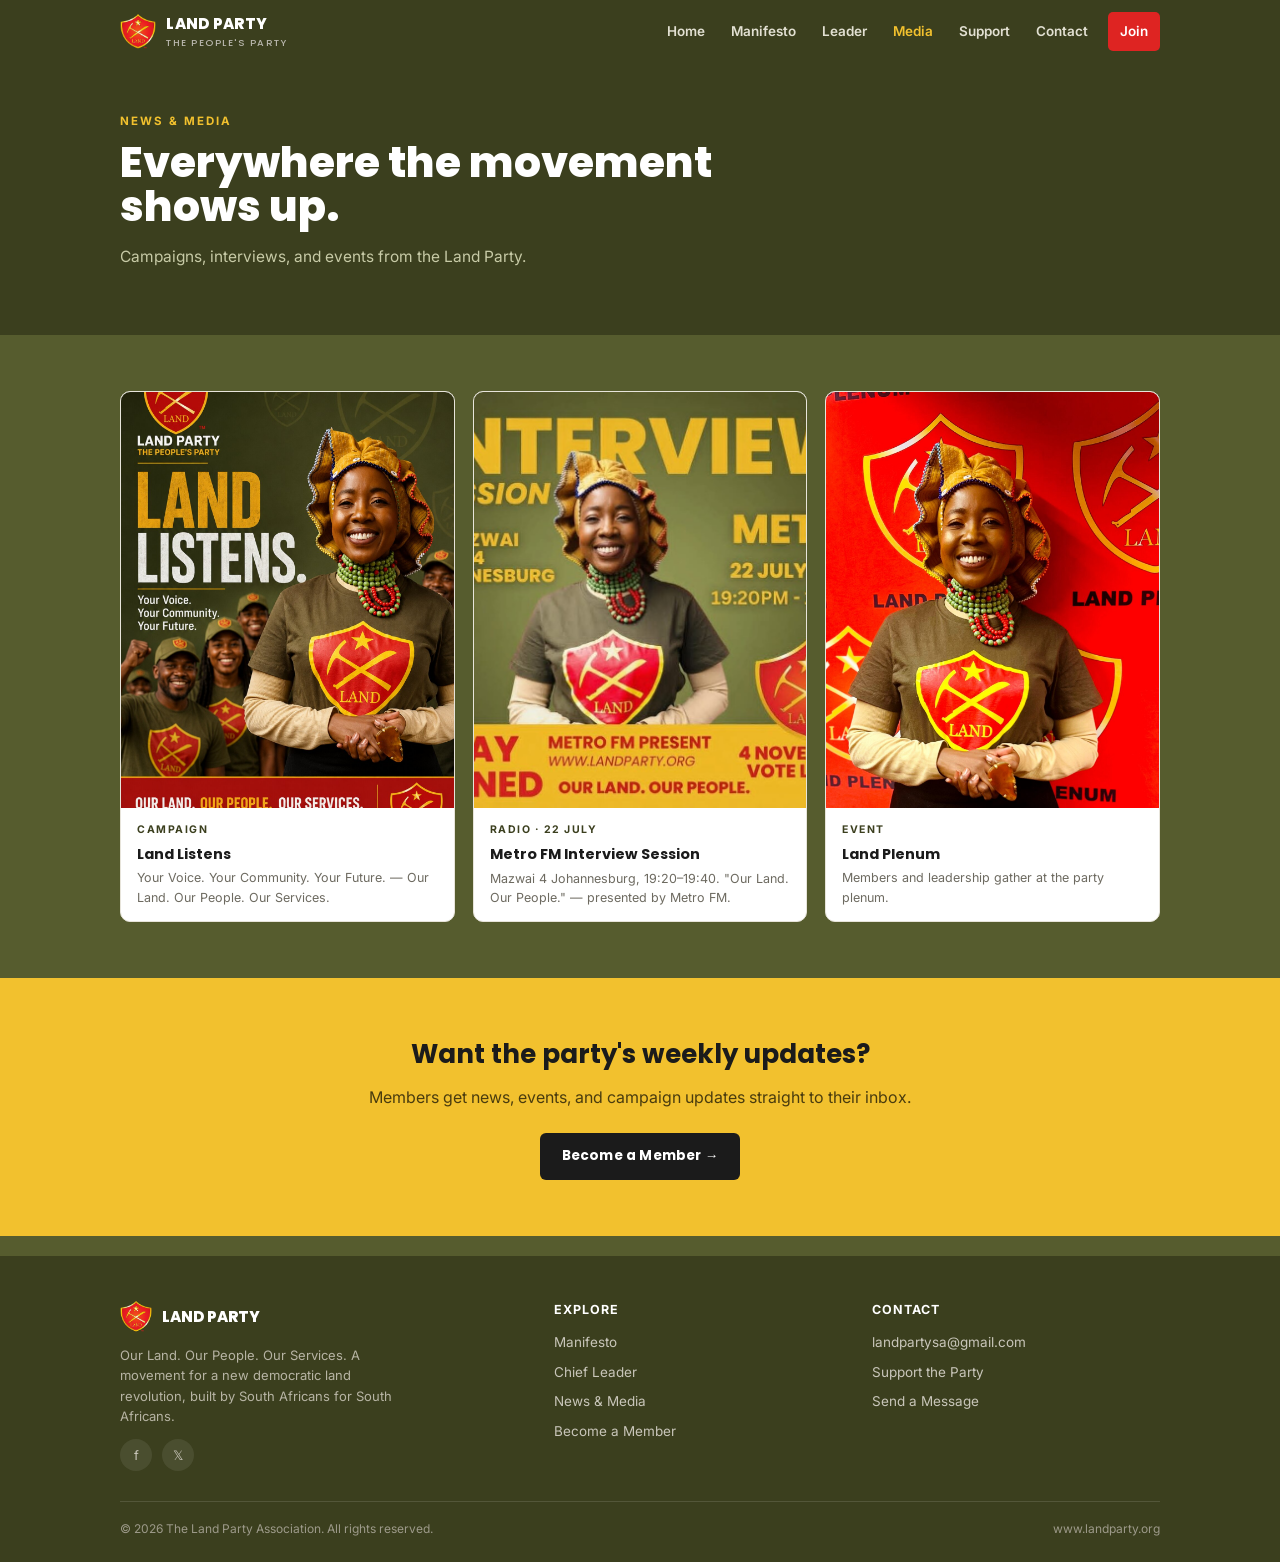
<file: media.html>
<!DOCTYPE html>
<html lang="en">
<head>
<meta charset="UTF-8">
<meta name="viewport" content="width=device-width, initial-scale=1.0">
<title>News &amp; Media — Land Party</title>
<meta name="description" content="Campaigns, interviews, and events from the Land Party — see where the movement is showing up.">
<meta property="og:type" content="website">
<meta property="og:site_name" content="Land Party">
<meta property="og:title" content="News &amp; Media — Land Party">
<meta property="og:description" content="Campaigns, interviews, and events from the Land Party — see where the movement is showing up.">
<meta property="og:image" content="https://www.landparty.org/og-image.jpg">
<meta property="og:url" content="https://www.landparty.org/media.html">
<meta name="twitter:card" content="summary_large_image">
<meta name="twitter:title" content="News &amp; Media — Land Party">
<meta name="twitter:description" content="Campaigns, interviews, and events from the Land Party.">
<meta name="twitter:image" content="https://www.landparty.org/og-image.jpg">
<link rel="preconnect" href="https://fonts.googleapis.com">
<link href="https://fonts.googleapis.com/css2?family=Poppins:wght@600;700;800&family=Inter:wght@400;500;600;700&display=swap" rel="stylesheet">
<link rel="stylesheet" href="style.css">
</head>
<body>

<div class="site-nav">
  <div class="bar">
    <div class="brand-group">
      <img class="logo" src="logo.png" alt="Land Party">
      <div class="brand">LAND PARTY<small>THE PEOPLE'S PARTY</small></div>
    </div>
    <button class="nav-toggle" onclick="document.querySelector('.site-nav nav').classList.toggle('open')">☰</button>
    <nav>
      <a href="index.html">Home</a>
      <a href="manifesto.html">Manifesto</a>
      <a href="leader.html">Leader</a>
      <a href="media.html" class="current">Media</a>
      <a href="support.html">Support</a>
      <a href="contact.html">Contact</a>
      <a href="register.html" class="cta">Join</a>
    </nav>
  </div>
</div>

<div class="hero" style="padding-bottom:0;">
  <div class="container" style="padding:50px 20px 40px;">
    <div class="eyebrow" style="color:var(--gold)">News &amp; Media</div>
    <h1 style="max-width:600px;">Everywhere the movement shows up.</h1>
    <p style="max-width:520px;">Campaigns, interviews, and events from the Land Party.</p>
  </div>
</div>

<section>
  <div class="container">
    <div class="grid-3">

      <div class="card media-card">
        <img src="land-listens-poster.jpg" alt="Land Listens campaign poster">
        <div class="cap">
          <div class="tag">Campaign</div>
          <h4>Land Listens</h4>
          <p>Your Voice. Your Community. Your Future. — Our Land. Our People. Our Services.</p>
        </div>
      </div>

      <div class="card media-card">
        <img src="interview-flyer.jpg" alt="Metro FM interview session flyer">
        <div class="cap">
          <div class="tag">Radio · 22 July</div>
          <h4>Metro FM Interview Session</h4>
          <p>Mazwai 4 Johannesburg, 19:20–19:40. "Our Land. Our People." — presented by Metro FM.</p>
        </div>
      </div>

      <div class="card media-card">
        <img src="plenum-backdrop.jpg" alt="Land Plenum event">
        <div class="cap">
          <div class="tag">Event</div>
          <h4>Land Plenum</h4>
          <p>Members and leadership gather at the party plenum.</p>
        </div>
      </div>

    </div>
  </div>
</section>

<section style="background:var(--gold);">
  <div class="container" style="text-align:center;">
    <h2 style="font-size:26px;margin:0 0 10px;color:var(--ink);">Want the party's weekly updates?</h2>
    <p style="color:#4a3c0e;margin:0 0 24px;">Members get news, events, and campaign updates straight to their inbox.</p>
    <a href="register.html" class="btn" style="background:var(--ink);color:#fff;">Become a Member →</a>
  </div>
</section>

<footer>
  <div class="container">
    <div class="foot-grid">
      <div>
        <div class="brand-group"><img class="logo" src="logo.png" alt=""><div class="brand">LAND PARTY</div></div>
        <p>Our Land. Our People. Our Services. A movement for a new democratic land revolution, built by South Africans for South Africans.</p>
        <div class="social"><a href="#">f</a><a href="#">𝕏</a></div>
      </div>
      <div>
        <h5>Explore</h5>
        <ul><li><a href="manifesto.html">Manifesto</a></li><li><a href="leader.html">Chief Leader</a></li><li><a href="media.html">News &amp; Media</a></li><li><a href="register.html">Become a Member</a></li></ul>
      </div>
      <div>
        <h5>Contact</h5>
        <ul><li>landpartysa@gmail.com</li><li><a href="support.html">Support the Party</a></li><li><a href="contact.html">Send a Message</a></li></ul>
      </div>
    </div>
    <div class="bottom"><span>© 2026 The Land Party Association. All rights reserved.</span><span>www.landparty.org</span></div>
  </div>
</footer>

</body>
</html>
</file>
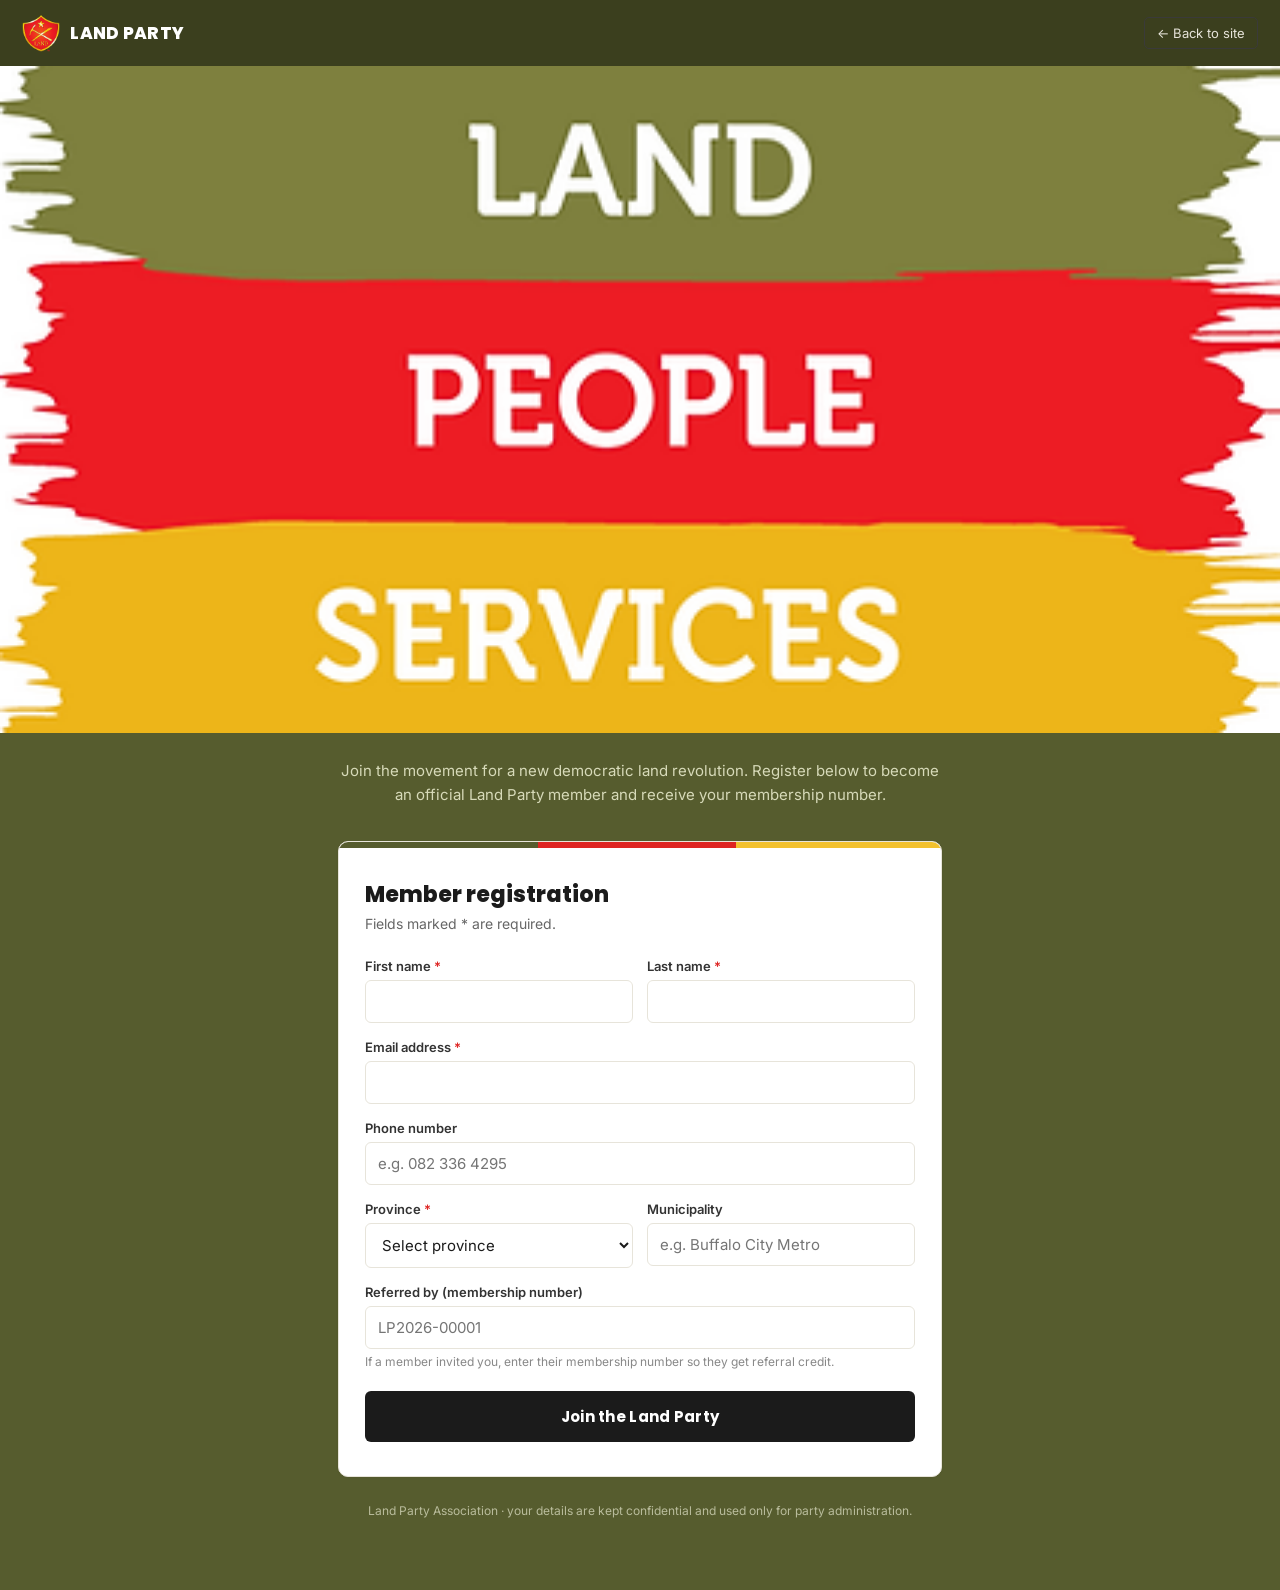
<file: register.html>
<!DOCTYPE html>
<html lang="en">
<head>
<meta charset="UTF-8">
<meta name="viewport" content="width=device-width, initial-scale=1.0">
<title>Join the Land Party</title>
<meta name="description" content="Become an official Land Party member in minutes. Register online and get your membership number instantly.">
<meta property="og:type" content="website">
<meta property="og:site_name" content="Land Party">
<meta property="og:title" content="Join the Land Party">
<meta property="og:description" content="Become an official Land Party member in minutes. Register online and get your membership number instantly.">
<meta property="og:image" content="https://www.landparty.org/og-image.jpg">
<meta property="og:url" content="https://www.landparty.org/register.html">
<meta name="twitter:card" content="summary_large_image">
<meta name="twitter:title" content="Join the Land Party">
<meta name="twitter:description" content="Become an official Land Party member in minutes.">
<meta name="twitter:image" content="https://www.landparty.org/og-image.jpg">
<link rel="preconnect" href="https://fonts.googleapis.com">
<link href="https://fonts.googleapis.com/css2?family=Poppins:wght@600;700;800&family=Inter:wght@400;500;600;700&family=JetBrains+Mono:wght@600&display=swap" rel="stylesheet">
<style>
  :root{
    --olive:#565C2E;
    --olive-dark:#3B3F1E;
    --red:#DE2422;
    --gold:#F2C12E;
    --ink:#1B1B1B;
    --cream:#FAF9F5;
    --line:#E7E4DA;
  }
  *{box-sizing:border-box;}
  body{margin:0;font-family:'Inter',sans-serif;background:var(--olive);color:var(--ink);}
  h1,h2,h3,.brand{font-family:'Poppins',sans-serif;}
  a{color:inherit;}

  /* ---- nav ---- */
  .nav{display:flex;align-items:center;justify-content:space-between;padding:14px 22px;background:var(--olive-dark);}
  .nav .brand-group{display:flex;align-items:center;gap:10px;}
  .nav img{height:38px;}
  .nav .brand{color:#fff;font-weight:800;font-size:17px;letter-spacing:.3px;}
  .nav a.home-link{color:#e7e4da;font-size:13px;text-decoration:none;border:1px solid #3a3a3a;padding:7px 12px;border-radius:5px;}
  .nav a.home-link:hover{border-color:var(--gold);color:var(--gold);}

  /* ---- hero (brushstroke banner) ---- */
  .hero{position:relative;text-align:center;}
  .hero img{width:100%;display:block;}
  .hero-tag{max-width:640px;margin:0 auto;padding:26px 20px 6px;}
  .hero-tag p{color:#D7DAB9;font-size:15px;line-height:1.6;margin:0;}

  /* ---- form section ---- */
  .wrap{max-width:640px;margin:0 auto;padding:28px 18px 60px;}
  .card{background:#fff;border:1px solid var(--line);border-radius:10px;overflow:hidden;box-shadow:0 1px 3px rgba(0,0,0,.04);}
  .card-top{height:6px;background:linear-gradient(90deg,var(--olive) 0 33%,var(--red) 33% 66%,var(--gold) 66% 100%);}
  .card-body{padding:30px 26px 34px;}
  .card h2{margin:0 0 4px;font-size:22px;font-weight:800;}
  .card .sub{margin:0 0 26px;color:#666;font-size:14px;}

  .field{margin-bottom:16px;}
  .field label{display:block;font-size:13px;font-weight:600;margin-bottom:6px;color:#333;}
  .field .req{color:var(--red);}
  .field input,.field select{width:100%;padding:11px 12px;border:1.5px solid var(--line);border-radius:6px;font-size:15px;font-family:inherit;background:#fff;color:var(--ink);}
  .field input:focus,.field select:focus{outline:none;border-color:var(--olive);}
  .row2{display:grid;grid-template-columns:1fr 1fr;gap:14px;}
  @media(max-width:480px){.row2{grid-template-columns:1fr;}}
  .hint{font-size:12px;color:#888;margin-top:5px;}

  .submit-btn{width:100%;padding:14px;background:var(--ink);color:#fff;border:none;border-radius:6px;font-size:15px;font-weight:700;font-family:'Poppins',sans-serif;cursor:pointer;letter-spacing:.3px;margin-top:6px;}
  .submit-btn:hover{background:var(--red);}
  .submit-btn:disabled{background:#aaa;cursor:not-allowed;}

  .error-box{background:#FBEAEA;border:1px solid #E8B4B3;color:#8A1F1D;padding:10px 12px;border-radius:6px;font-size:13.5px;margin-bottom:16px;display:none;}

  /* ---- success / membership card ---- */
  .success{display:none;text-align:center;padding:10px 4px 4px;}
  .success h2{font-size:20px;margin:14px 0 4px;}
  .success p.lead{color:#666;font-size:14px;margin:0 0 22px;}

  .id-card{position:relative;border-radius:12px;padding:22px 22px 20px;color:#fff;text-align:left;overflow:hidden;
    background:linear-gradient(135deg,var(--olive) 0%,var(--olive-dark) 60%,var(--ink) 130%);}
  .id-card::after{content:"";position:absolute;right:-30px;top:-30px;width:150px;height:150px;border-radius:50%;background:rgba(240,173,30,.14);}
  .id-card .row{display:flex;align-items:center;gap:12px;margin-bottom:16px;}
  .id-card .row img{height:34px;}
  .id-card .party-name{font-weight:800;font-size:14px;letter-spacing:.5px;}
  .id-card .party-sub{font-size:10px;letter-spacing:2px;opacity:.75;text-transform:uppercase;}
  .id-card .member-name{font-size:19px;font-weight:700;margin:2px 0 14px;}
  .id-card .num-label{font-size:10px;letter-spacing:1.5px;text-transform:uppercase;opacity:.7;margin-bottom:3px;}
  .id-card .num{font-family:'JetBrains Mono',monospace;font-size:22px;font-weight:600;letter-spacing:1px;color:var(--gold);}
  .id-card .meta{display:flex;gap:22px;margin-top:16px;font-size:12px;opacity:.85;}

  .refer-box{margin-top:20px;padding:14px 16px;background:#FBF6E8;border:1px solid #EED9A0;border-radius:8px;font-size:13px;color:#5c4a10;text-align:left;}
  .refer-box b{color:var(--ink);}

  .back-link{display:inline-block;margin-top:22px;font-size:13px;color:#888;text-decoration:none;}
  .back-link:hover{color:var(--red);}

  .footer-note{text-align:center;color:#B9BC9C;font-size:12px;margin-top:26px;}
</style>
</head>
<body>

<div class="nav">
  <div class="brand-group">
    <img src="logo.png" alt="Land Party">
    <span class="brand">LAND PARTY</span>
  </div>
  <a class="home-link" href="index.html">← Back to site</a>
</div>

<div class="hero">
  <img src="banner.png" alt="Land. People. Services.">
  <div class="hero-tag">
    <p>Join the movement for a new democratic land revolution. Register below to become an official Land Party member and receive your membership number.</p>
  </div>
</div>

<div class="wrap">
  <div class="card">
    <div class="card-top"></div>
    <div class="card-body">

      <div id="formView">
        <h2>Member registration</h2>
        <p class="sub">Fields marked <span class="req">*</span> are required.</p>

        <div class="error-box" id="errorBox"></div>

        <form id="regForm">
          <div class="row2">
            <div class="field">
              <label>First name <span class="req">*</span></label>
              <input type="text" id="firstName" required>
            </div>
            <div class="field">
              <label>Last name <span class="req">*</span></label>
              <input type="text" id="lastName" required>
            </div>
          </div>

          <div class="field">
            <label>Email address <span class="req">*</span></label>
            <input type="email" id="email" required>
          </div>

          <div class="field">
            <label>Phone number</label>
            <input type="tel" id="phone" placeholder="e.g. 082 336 4295">
          </div>

          <div class="row2">
            <div class="field">
              <label>Province <span class="req">*</span></label>
              <select id="province" required>
                <option value="">Select province</option>
                <option>Eastern Cape</option>
                <option>Free State</option>
                <option>Gauteng</option>
                <option>KwaZulu-Natal</option>
                <option>Limpopo</option>
                <option>Mpumalanga</option>
                <option>North West</option>
                <option>Northern Cape</option>
                <option>Western Cape</option>
              </select>
            </div>
            <div class="field">
              <label>Municipality</label>
              <input type="text" id="municipality" placeholder="e.g. Buffalo City Metro">
            </div>
          </div>

          <div class="field">
            <label>Referred by (membership number)</label>
            <input type="text" id="referredBy" placeholder="LP2026-00001">
            <div class="hint">If a member invited you, enter their membership number so they get referral credit.</div>
          </div>

          <button type="submit" class="submit-btn" id="submitBtn">Join the Land Party</button>
        </form>
      </div>

      <div class="success" id="successView">
        <h2>Welcome to the Land Party 🎉</h2>
        <p class="lead">A confirmation email is on its way to you. Here's your membership card:</p>

        <div class="id-card">
          <div class="row">
            <img src="logo.png" alt="">
            <div>
              <div class="party-name">LAND PARTY</div>
              <div class="party-sub">Land · People · Services</div>
            </div>
          </div>
          <div class="member-name" id="cardName"></div>
          <div class="num-label">Membership number</div>
          <div class="num" id="cardNumber"></div>
          <div class="meta">
            <span id="cardProvince"></span>
            <span id="cardDate"></span>
          </div>
        </div>

        <div class="refer-box">
          <b>Grow the movement:</b> share your membership number with friends and family. When they register with it, you get credit on the party's referral ranking.
        </div>

        <a class="back-link" href="https://www.landparty.org">← Back to landparty.org</a>
      </div>

    </div>
  </div>

  <p class="footer-note">Land Party Association · your details are kept confidential and used only for party administration.</p>
</div>

<script>
  // TODO: replace with your deployed Apps Script Web App URL (ends in /exec)
  const API_URL = "https://script.google.com/macros/s/AKfycbwqzC_meWgYAxicX7EYm56nZQNyPrTfLkgHGCho7eNFQ_MG0y7K6MJOcjfr0WEt5MBfCg/exec";

  const form = document.getElementById('regForm');
  const submitBtn = document.getElementById('submitBtn');
  const errorBox = document.getElementById('errorBox');

  form.addEventListener('submit', async function(e){
    e.preventDefault();
    errorBox.style.display = 'none';

    const payload = {
      action: 'register',
      firstName: document.getElementById('firstName').value.trim(),
      lastName: document.getElementById('lastName').value.trim(),
      email: document.getElementById('email').value.trim(),
      phone: document.getElementById('phone').value.trim(),
      province: document.getElementById('province').value,
      municipality: document.getElementById('municipality').value.trim(),
      referredBy: document.getElementById('referredBy').value.trim()
    };

    if (!payload.firstName || !payload.lastName || !payload.email || !payload.province) {
      showError('Please fill in all required fields.');
      return;
    }

    submitBtn.disabled = true;
    submitBtn.textContent = 'Submitting...';

    try {
      const res = await fetch(API_URL, {
        method: 'POST',
        headers: { 'Content-Type': 'text/plain;charset=utf-8' },
        body: JSON.stringify(payload)
      });
      const data = await res.json();

      if (!data.ok) {
        showError(data.error || 'Something went wrong. Please try again.');
        submitBtn.disabled = false;
        submitBtn.textContent = 'Join the Land Party';
        return;
      }

      document.getElementById('cardName').textContent = payload.firstName + ' ' + payload.lastName;
      document.getElementById('cardNumber').textContent = data.membershipNumber;
      document.getElementById('cardProvince').textContent = payload.province;
      document.getElementById('cardDate').textContent = new Date().toLocaleDateString('en-ZA', {year:'numeric',month:'long',day:'numeric'});

      document.getElementById('formView').style.display = 'none';
      document.getElementById('successView').style.display = 'block';
    } catch (err) {
      showError('Could not reach the server. Please check your connection and try again.');
      submitBtn.disabled = false;
      submitBtn.textContent = 'Join the Land Party';
    }
  });

  function showError(msg){
    errorBox.textContent = msg;
    errorBox.style.display = 'block';
    errorBox.scrollIntoView({behavior:'smooth', block:'center'});
  }
</script>

</body>
</html>
</file>
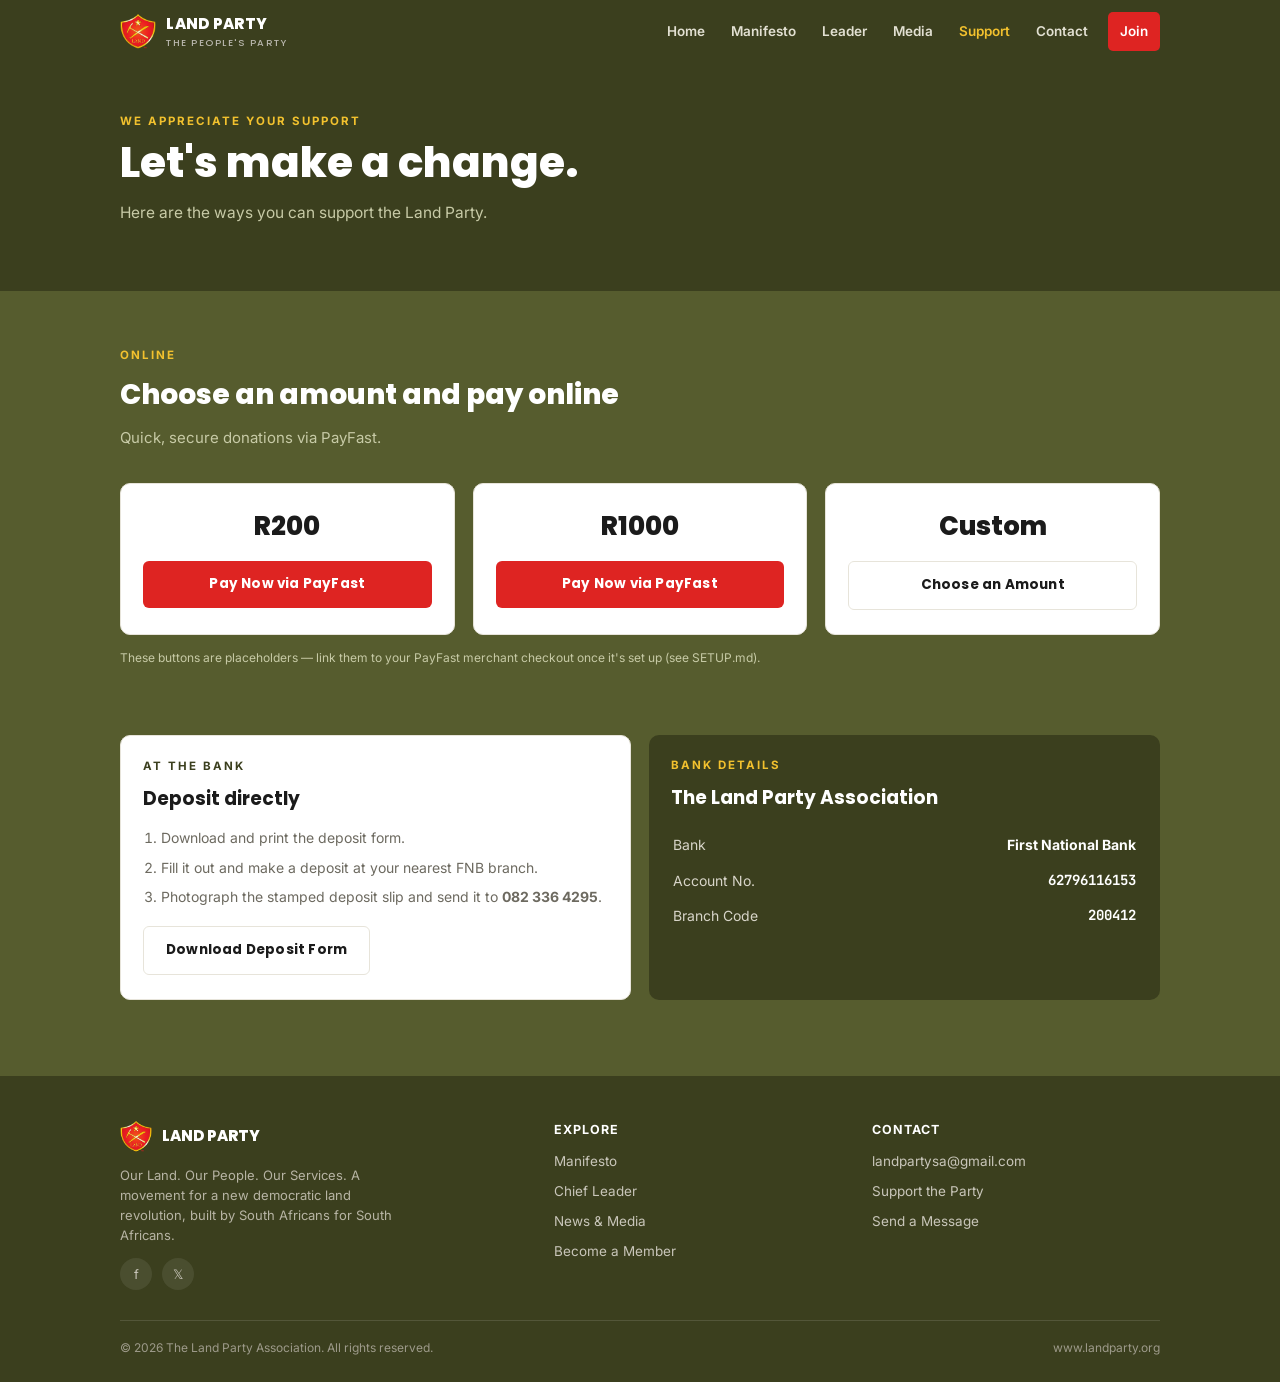
<file: support.html>
<!DOCTYPE html>
<html lang="en">
<head>
<meta charset="UTF-8">
<meta name="viewport" content="width=device-width, initial-scale=1.0">
<title>Support the Land Party</title>
<meta name="description" content="Support the Land Party's movement for land, people, and services — donate online or via bank deposit.">
<meta property="og:type" content="website">
<meta property="og:site_name" content="Land Party">
<meta property="og:title" content="Support the Land Party">
<meta property="og:description" content="Support the Land Party's movement for land, people, and services — donate online or via bank deposit.">
<meta property="og:image" content="https://www.landparty.org/og-image.jpg">
<meta property="og:url" content="https://www.landparty.org/support.html">
<meta name="twitter:card" content="summary_large_image">
<meta name="twitter:title" content="Support the Land Party">
<meta name="twitter:description" content="Donate online or via bank deposit to support the movement.">
<meta name="twitter:image" content="https://www.landparty.org/og-image.jpg">
<link rel="preconnect" href="https://fonts.googleapis.com">
<link href="https://fonts.googleapis.com/css2?family=Poppins:wght@600;700;800&family=Inter:wght@400;500;600;700&family=JetBrains+Mono:wght@600&display=swap" rel="stylesheet">
<link rel="stylesheet" href="style.css">
</head>
<body>

<div class="site-nav">
  <div class="bar">
    <div class="brand-group">
      <img class="logo" src="logo.png" alt="Land Party">
      <div class="brand">LAND PARTY<small>THE PEOPLE'S PARTY</small></div>
    </div>
    <button class="nav-toggle" onclick="document.querySelector('.site-nav nav').classList.toggle('open')">☰</button>
    <nav>
      <a href="index.html">Home</a>
      <a href="manifesto.html">Manifesto</a>
      <a href="leader.html">Leader</a>
      <a href="media.html">Media</a>
      <a href="support.html" class="current">Support</a>
      <a href="contact.html">Contact</a>
      <a href="register.html" class="cta">Join</a>
    </nav>
  </div>
</div>

<div class="hero" style="padding-bottom:0;">
  <div class="container" style="padding:50px 20px 40px;">
    <div class="eyebrow" style="color:var(--gold)">We appreciate your support</div>
    <h1 style="max-width:600px;">Let's make a change.</h1>
    <p style="max-width:520px;">Here are the ways you can support the Land Party.</p>
  </div>
</div>

<section>
  <div class="container">
    <div class="section-head">
      <div class="eyebrow">Online</div>
      <h2>Choose an amount and pay online</h2>
      <p>Quick, secure donations via PayFast.</p>
    </div>
    <div class="grid-3">
      <div class="card card-pad" style="text-align:center;">
        <div style="font-family:'Poppins',sans-serif;font-weight:800;font-size:26px;margin-bottom:14px;">R200</div>
        <a href="#" class="btn btn-primary" style="width:100%;">Pay Now via PayFast</a>
      </div>
      <div class="card card-pad" style="text-align:center;">
        <div style="font-family:'Poppins',sans-serif;font-weight:800;font-size:26px;margin-bottom:14px;">R1000</div>
        <a href="#" class="btn btn-primary" style="width:100%;">Pay Now via PayFast</a>
      </div>
      <div class="card card-pad" style="text-align:center;">
        <div style="font-family:'Poppins',sans-serif;font-weight:800;font-size:26px;margin-bottom:14px;">Custom</div>
        <a href="#" class="btn btn-outline-dark" style="width:100%;">Choose an Amount</a>
      </div>
    </div>
    <p style="font-size:12px;color:var(--muted-on-olive);margin-top:14px;">These buttons are placeholders — link them to your PayFast merchant checkout once it's set up (see SETUP.md).</p>
  </div>
</section>

<section style="padding-top:0;">
  <div class="container">
    <div class="grid-2">
      <div class="card card-pad">
        <div class="eyebrow">At the bank</div>
        <h3 style="margin:8px 0 14px;">Deposit directly</h3>
        <ol style="color:var(--muted);font-size:14px;padding-left:18px;margin:0 0 18px;">
          <li style="margin-bottom:8px;">Download and print the deposit form.</li>
          <li style="margin-bottom:8px;">Fill it out and make a deposit at your nearest FNB branch.</li>
          <li>Photograph the stamped deposit slip and send it to <b>082 336 4295</b>.</li>
        </ol>
        <a href="#" class="btn btn-outline-dark">Download Deposit Form</a>
      </div>
      <div class="card card-pad" style="background:var(--olive-deep);color:#fff;border:none;">
        <div class="eyebrow" style="color:var(--gold);">Bank details</div>
        <h3 style="margin:8px 0 14px;color:#fff;">The Land Party Association</h3>
        <table style="width:100%;font-size:14px;">
          <tr><td style="padding:6px 0;color:#d8d5c9;">Bank</td><td style="padding:6px 0;text-align:right;font-weight:700;">First National Bank</td></tr>
          <tr><td style="padding:6px 0;color:#d8d5c9;">Account No.</td><td style="padding:6px 0;text-align:right;font-weight:700;font-family:'JetBrains Mono',monospace;">62796116153</td></tr>
          <tr><td style="padding:6px 0;color:#d8d5c9;">Branch Code</td><td style="padding:6px 0;text-align:right;font-weight:700;font-family:'JetBrains Mono',monospace;">200412</td></tr>
        </table>
      </div>
    </div>
  </div>
</section>

<footer>
  <div class="container">
    <div class="foot-grid">
      <div>
        <div class="brand-group"><img class="logo" src="logo.png" alt=""><div class="brand">LAND PARTY</div></div>
        <p>Our Land. Our People. Our Services. A movement for a new democratic land revolution, built by South Africans for South Africans.</p>
        <div class="social"><a href="#">f</a><a href="#">𝕏</a></div>
      </div>
      <div>
        <h5>Explore</h5>
        <ul><li><a href="manifesto.html">Manifesto</a></li><li><a href="leader.html">Chief Leader</a></li><li><a href="media.html">News &amp; Media</a></li><li><a href="register.html">Become a Member</a></li></ul>
      </div>
      <div>
        <h5>Contact</h5>
        <ul><li>landpartysa@gmail.com</li><li><a href="support.html">Support the Party</a></li><li><a href="contact.html">Send a Message</a></li></ul>
      </div>
    </div>
    <div class="bottom"><span>© 2026 The Land Party Association. All rights reserved.</span><span>www.landparty.org</span></div>
  </div>
</footer>

</body>
</html>
</file>
<file: style.css>
/* ===== LAND PARTY — shared site styles ===== */
:root{
  --olive:#565C2E;         /* primary site background — sampled from official poster */
  --olive-deep:#3B3F1E;    /* nav / footer / deep panels */
  --olive-mid:#484D28;     /* alternating stripe / card accents on olive */
  --red:#DE2422;
  --red-dark:#B41B19;
  --gold:#F2C12E;          /* sampled from official poster */
  --gold-dark:#D9A61B;
  --ink:#1B1B1B;           /* text color used INSIDE white/cream cards */
  --cream:#FAF9F5;         /* card backgrounds */
  --line:#E7E4DA;          /* borders inside white cards */
  --muted:#6d6a60;         /* muted text inside white cards */
  --text-on-olive:#F4F2E6; /* body text on the olive background */
  --muted-on-olive:#C7CAA6;/* muted text on the olive background */
  --line-on-olive:rgba(255,255,255,.14);
}
*{box-sizing:border-box;}
html{scroll-behavior:smooth;}
body{margin:0;font-family:'Inter',sans-serif;background:var(--olive);color:var(--text-on-olive);line-height:1.55;}
h1,h2,h3,h4,.brand{font-family:'Poppins',sans-serif;}
a{color:inherit;}
img{max-width:100%;display:block;}
.container{max-width:1080px;margin:0 auto;padding:0 20px;}
.eyebrow{font-size:11.5px;letter-spacing:2px;text-transform:uppercase;font-weight:700;color:var(--gold);}
.card .eyebrow,.card-pad .eyebrow{color:var(--olive-deep);}

/* ---- nav ---- */
.site-nav{position:sticky;top:0;z-index:50;background:var(--olive-deep);}
.site-nav .bar{display:flex;align-items:center;justify-content:space-between;padding:12px 20px;max-width:1080px;margin:0 auto;}
.site-nav .brand-group{display:flex;align-items:center;gap:10px;}
.site-nav img.logo{height:36px;}
.site-nav .brand{color:#fff;font-weight:800;font-size:15px;letter-spacing:.3px;}
.site-nav .brand small{display:block;font-weight:500;font-size:9.5px;color:#b9b7ad;letter-spacing:1.5px;}
.site-nav nav{display:flex;align-items:center;gap:2px;}
.site-nav nav a{color:#e2e0d2;text-decoration:none;font-size:13.5px;font-weight:600;padding:9px 12px;border-radius:5px;}
.site-nav nav a:hover{color:#fff;background:rgba(255,255,255,.08);}
.site-nav nav a.current{color:var(--gold);}
.site-nav nav a.cta{background:var(--red);color:#fff;margin-left:6px;}
.site-nav nav a.cta:hover{background:var(--red-dark);}
.nav-toggle{display:none;background:none;border:none;color:#fff;font-size:22px;cursor:pointer;}
@media(max-width:820px){
  .site-nav nav{display:none;position:absolute;top:100%;left:0;right:0;background:var(--olive-deep);flex-direction:column;align-items:stretch;padding:8px 14px 14px;border-top:1px solid rgba(255,255,255,.12);}
  .site-nav nav.open{display:flex;}
  .site-nav nav a{padding:12px 10px;}
  .site-nav nav a.cta{margin-left:0;text-align:center;margin-top:6px;}
  .nav-toggle{display:block;}
}

/* ---- banner strip (LAND/PEOPLE/SERVICES brushstroke) ---- */
.strip-banner img{width:100%;}

/* ---- hero ---- */
.hero{position:relative;background:var(--olive-deep);color:#fff;overflow:hidden;}
.hero .hero-grid{display:grid;grid-template-columns:1.1fr 1fr;align-items:center;gap:30px;max-width:1080px;margin:0 auto;padding:56px 20px;}
.hero h1{font-size:42px;line-height:1.05;font-weight:800;margin:10px 0 16px;}
.hero h1 .accent{color:var(--gold);}
.hero p{color:var(--muted-on-olive);font-size:15.5px;max-width:440px;margin:0 0 26px;}
.hero .hero-actions{display:flex;gap:12px;flex-wrap:wrap;}
.hero img.hero-photo{border-radius:12px;width:100%;}
@media(max-width:820px){.hero .hero-grid{grid-template-columns:1fr;padding:40px 20px;}.hero h1{font-size:32px;}}

/* ---- buttons ---- */
.btn{display:inline-block;padding:13px 22px;border-radius:6px;font-weight:700;font-family:'Poppins',sans-serif;font-size:13.5px;text-decoration:none;border:none;cursor:pointer;letter-spacing:.2px;}
.btn-primary{background:var(--red);color:#fff;}
.btn-primary:hover{background:var(--red-dark);}
.btn-gold{background:var(--gold);color:var(--ink);}
.btn-gold:hover{background:var(--gold-dark);}
.btn-outline{background:transparent;color:#fff;border:1.5px solid rgba(255,255,255,.4);}
.btn-outline:hover{border-color:var(--gold);color:var(--gold);}
.btn-outline-dark{background:transparent;color:var(--ink);border:1.5px solid var(--line);}
.btn-outline-dark:hover{border-color:var(--olive);}

/* ---- sections ---- */
section{padding:56px 0;}
.section-head{max-width:600px;margin:0 0 34px;}
.section-head h2{font-size:28px;font-weight:800;margin:8px 0 10px;color:#fff;}
.section-head p{color:var(--muted-on-olive);font-size:15px;margin:0;}
.section-head.center{margin-left:auto;margin-right:auto;text-align:center;}

/* ---- pillars (Land/People/Services) ---- */
.pillars{display:grid;grid-template-columns:repeat(3,1fr);gap:18px;}
@media(max-width:760px){.pillars{grid-template-columns:1fr;}}
.pillar{border-radius:10px;padding:26px 22px;color:#fff;}
.pillar.land{background:var(--olive-mid);border:1px solid rgba(255,255,255,.15);}
.pillar.people{background:var(--red);}
.pillar.services{background:var(--gold);color:var(--ink);}
.pillar h3{font-size:20px;margin:0 0 10px;font-weight:800;}
.pillar p{font-size:14px;margin:0;opacity:.92;}

/* ---- quote ---- */
.quote-block{background:var(--red);color:#fff;border-radius:12px;padding:36px 34px;position:relative;}
.quote-block .mark{font-family:'Poppins',sans-serif;font-size:48px;color:var(--gold);line-height:1;margin-bottom:6px;}
.quote-block p.quote-text{font-size:19px;font-style:italic;line-height:1.5;margin:0 0 18px;}
.quote-block .who{font-weight:700;font-size:14px;}
.quote-block .who span{display:block;font-weight:500;font-size:12px;opacity:.8;font-style:normal;}

/* ---- cards / grid ---- */
.card{background:#fff;color:var(--ink);border:1px solid var(--line);border-radius:10px;overflow:hidden;}
.card-pad{padding:22px 22px 24px;}
.grid-3{display:grid;grid-template-columns:repeat(3,1fr);gap:18px;}
.grid-2{display:grid;grid-template-columns:1fr 1fr;gap:18px;}
@media(max-width:760px){.grid-3{grid-template-columns:1fr;}.grid-2{grid-template-columns:1fr;}}
.media-card img{aspect-ratio:4/5;object-fit:cover;width:100%;}
.media-card .cap{padding:14px 16px;}
.media-card .cap .tag{font-size:10.5px;letter-spacing:1.5px;text-transform:uppercase;color:var(--olive-deep);font-weight:700;}
.media-card .cap h4{font-size:14.5px;margin:5px 0 3px;color:var(--ink);}
.media-card .cap p{font-size:12.5px;color:var(--muted);margin:0;}

/* ---- footer ---- */
footer{background:var(--olive-deep);color:#c9c6ba;padding:44px 0 24px;margin-top:20px;}
footer .foot-grid{display:grid;grid-template-columns:1.4fr 1fr 1fr;gap:30px;margin-bottom:30px;}
@media(max-width:700px){footer .foot-grid{grid-template-columns:1fr;}}
footer .brand-group{display:flex;align-items:center;gap:10px;margin-bottom:10px;}
footer img.logo{height:32px;}
footer .brand{color:#fff;font-weight:800;font-size:15px;}
footer p{font-size:13px;color:#b7b4a4;max-width:280px;}
footer h5{color:#fff;font-size:12.5px;letter-spacing:1px;text-transform:uppercase;margin:0 0 12px;}
footer ul{list-style:none;padding:0;margin:0;}
footer li{margin-bottom:9px;font-size:13.5px;}
footer a{text-decoration:none;color:#c9c6ba;}
footer a:hover{color:var(--gold);}
footer .social{display:flex;gap:10px;margin-top:6px;}
footer .social a{width:32px;height:32px;border-radius:50%;background:rgba(255,255,255,.08);display:flex;align-items:center;justify-content:center;font-size:13px;}
footer .social a:hover{background:var(--red);color:#fff;}
footer .bottom{border-top:1px solid rgba(255,255,255,.12);padding-top:18px;font-size:12px;color:#9d9a8a;display:flex;justify-content:space-between;flex-wrap:wrap;gap:8px;}
</file>
